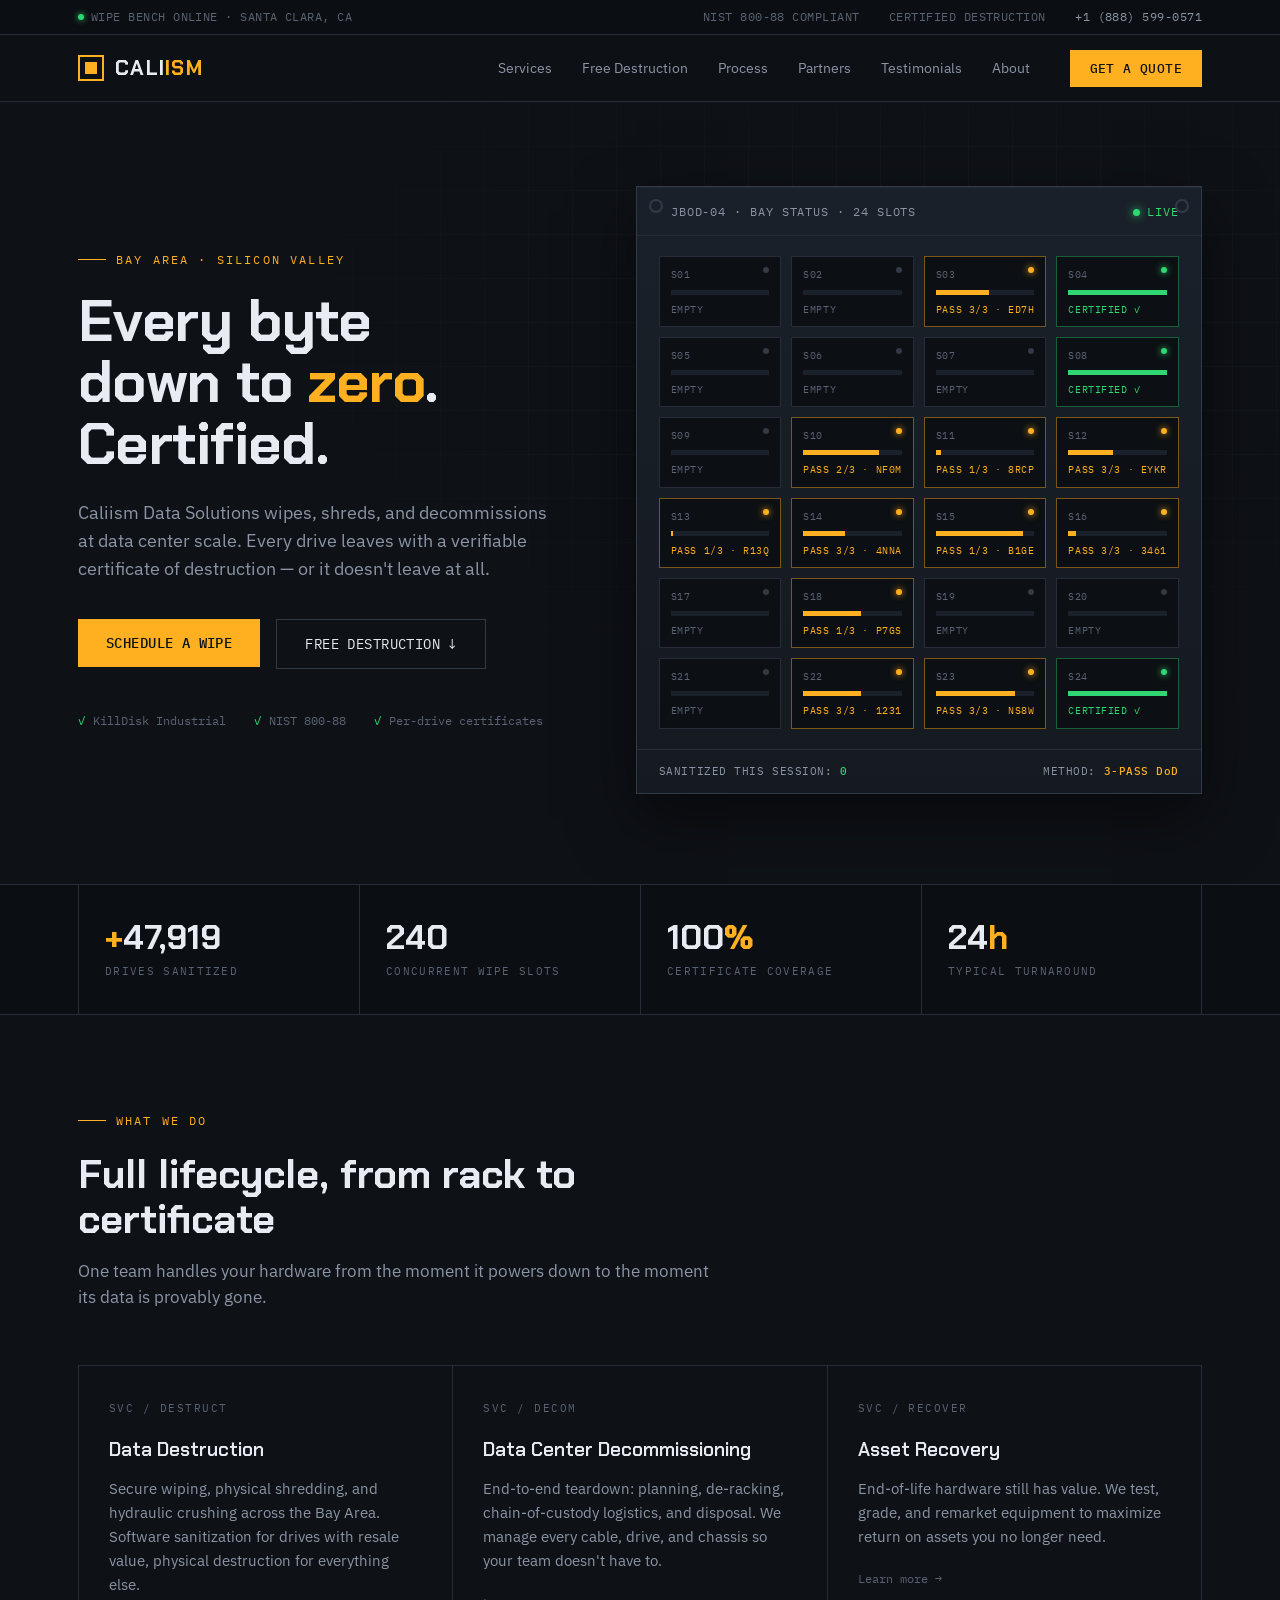
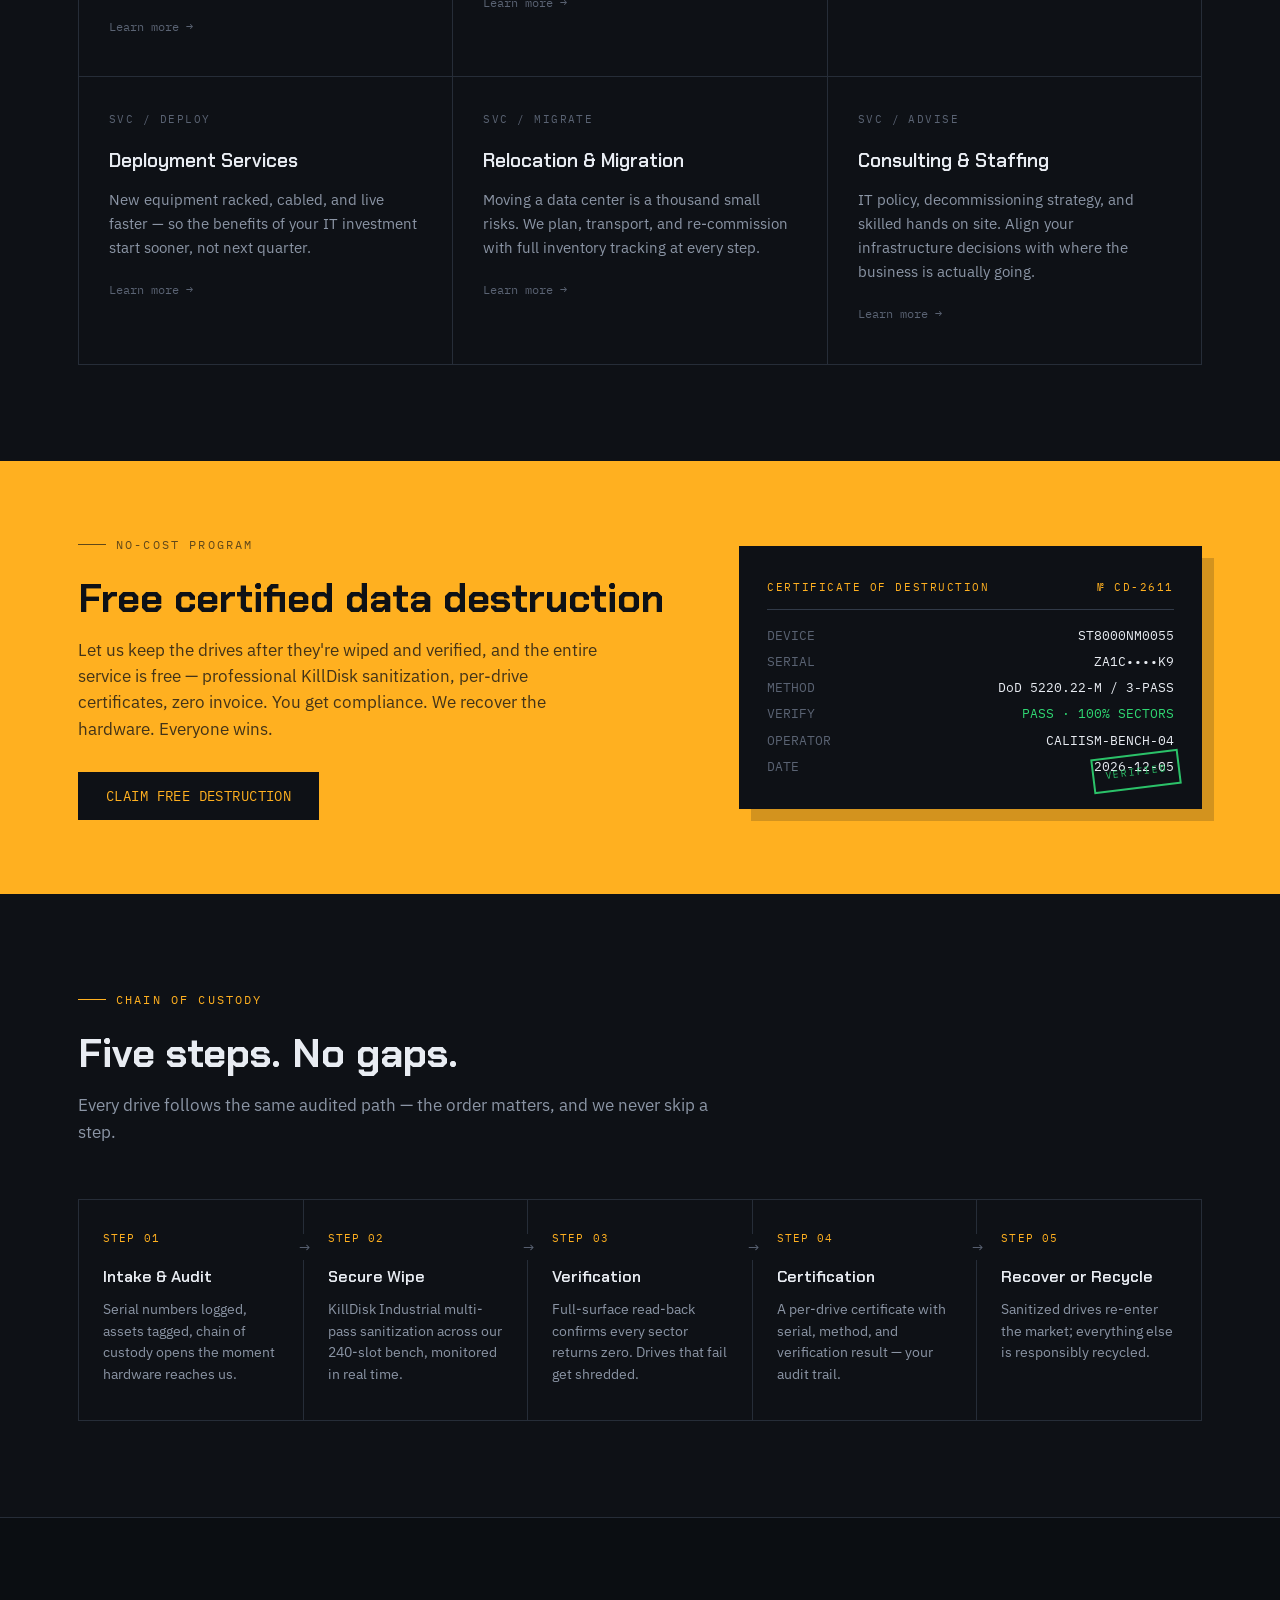
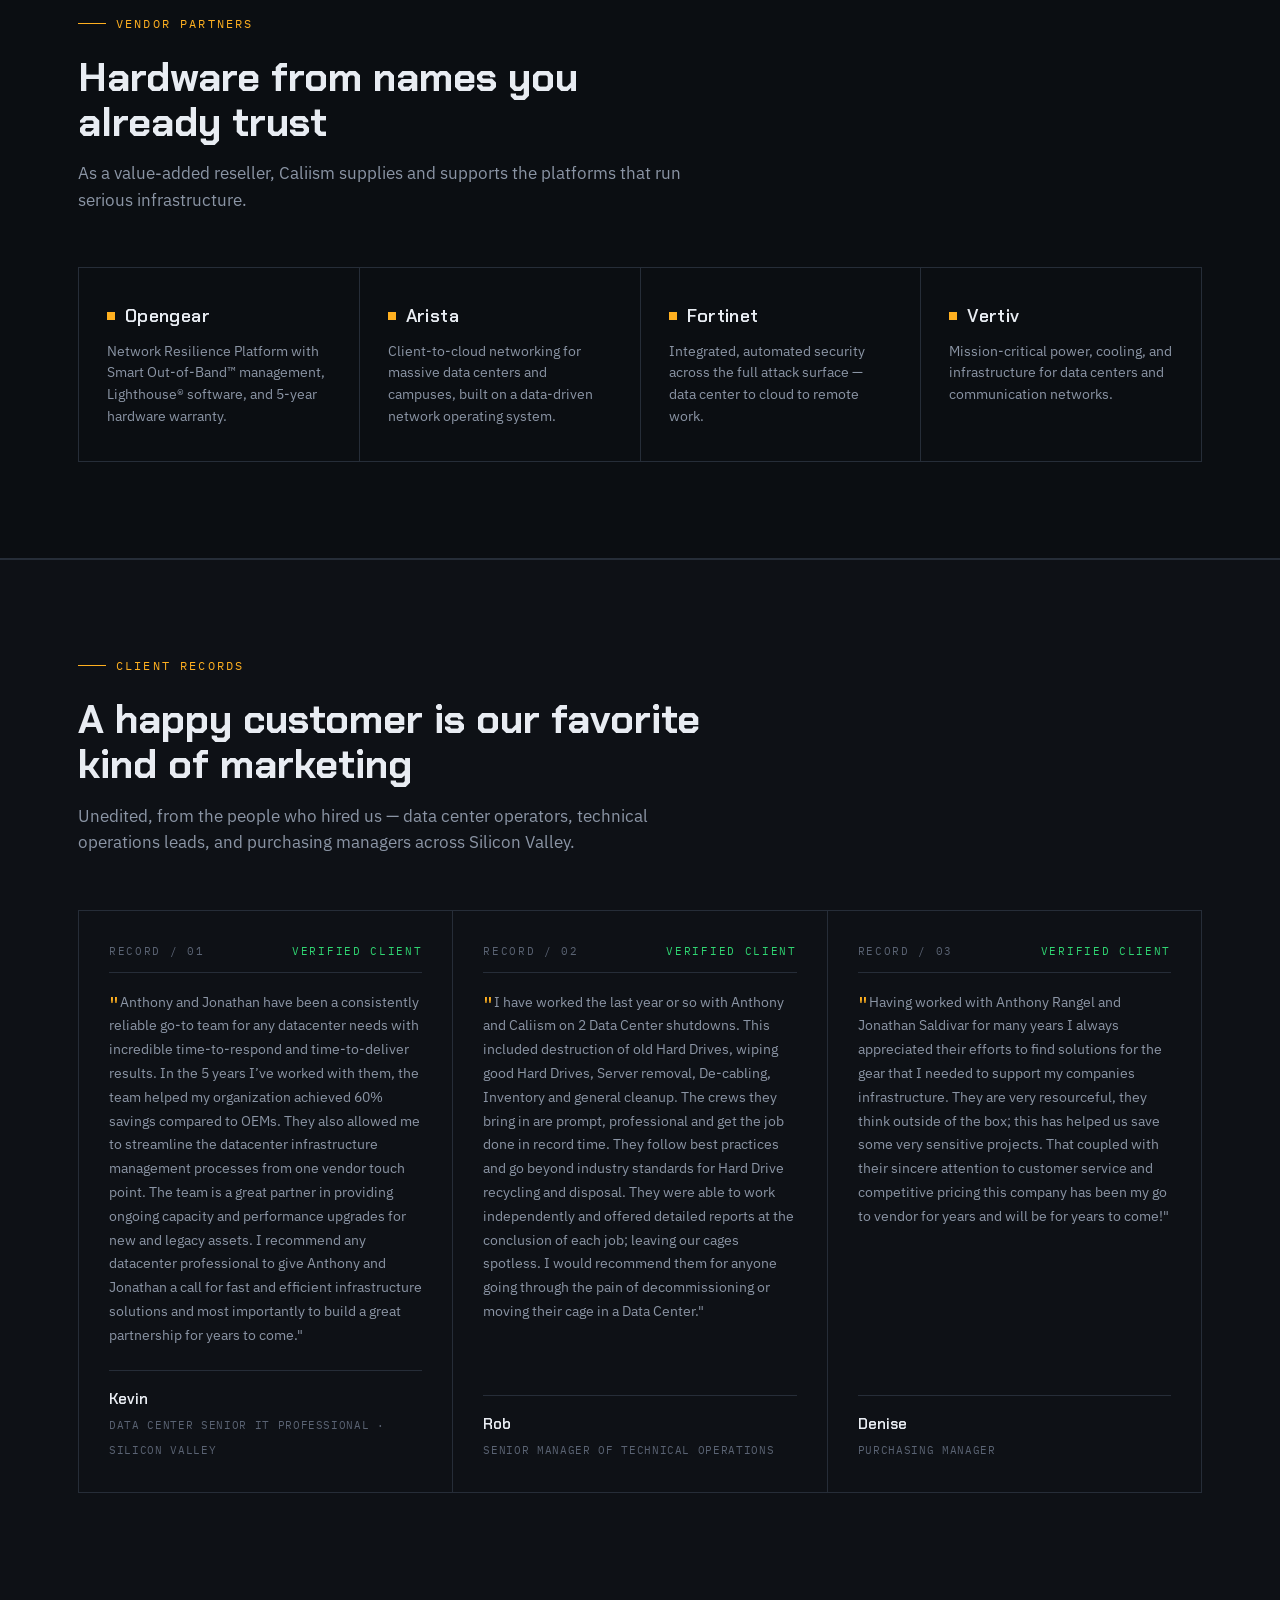
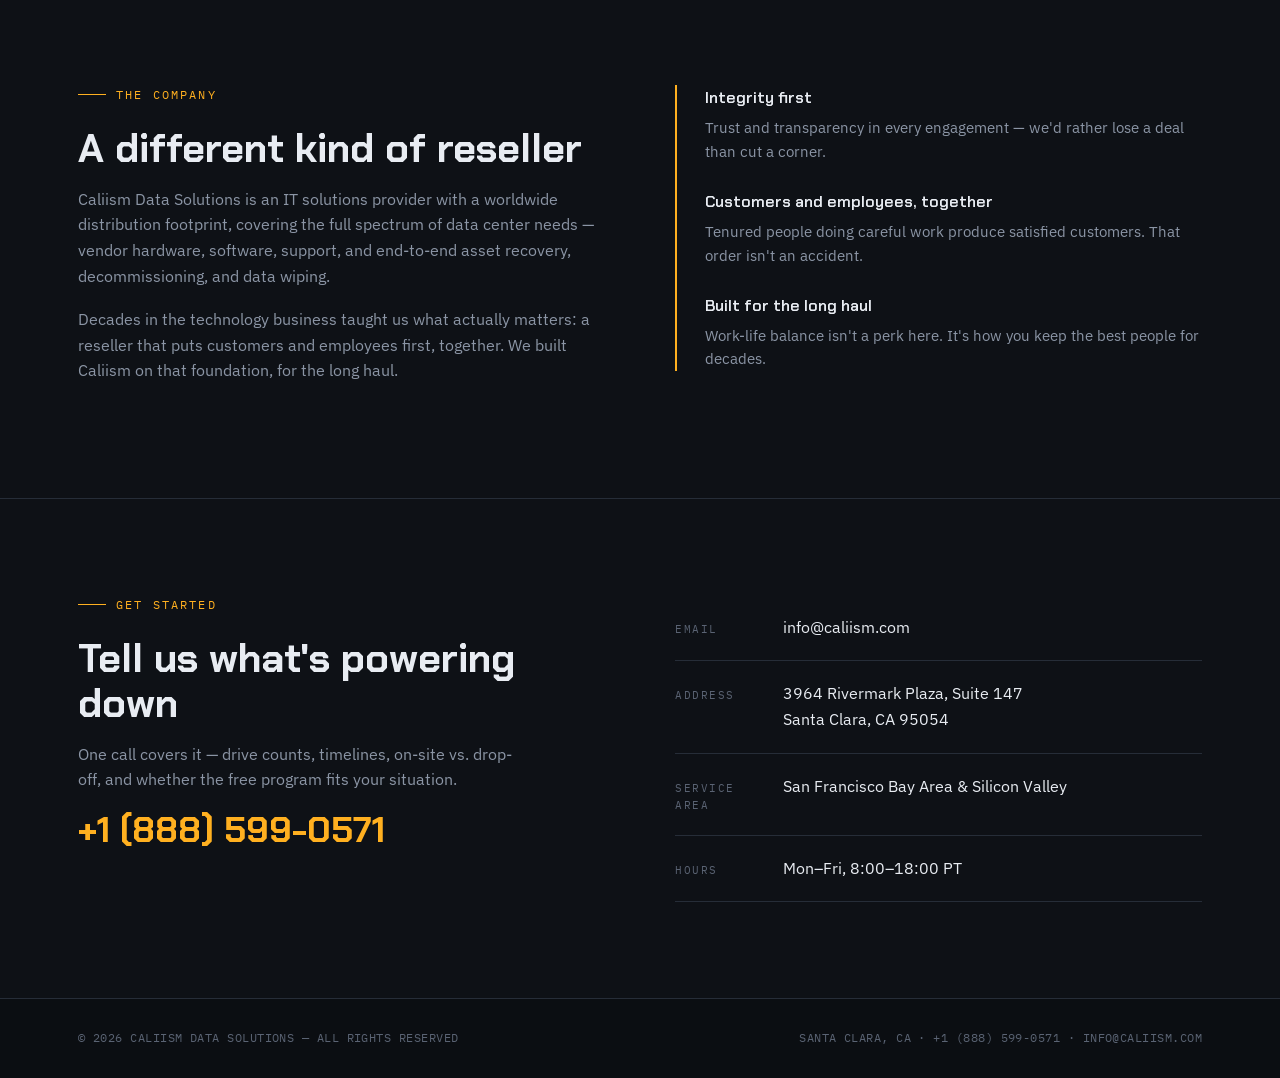
<file: index.html>
<!DOCTYPE html>
<html lang="en">
<head>
<meta charset="UTF-8">
<meta name="viewport" content="width=device-width, initial-scale=1.0">
<title>Caliism Data Solutions — Certified Data Destruction & Data Center Decommissioning</title>
<meta name="description" content="Bay Area certified data destruction, data center decommissioning, and asset recovery. NIST 800-88 compliant wiping with verifiable certificates.">
<link rel="canonical" href="https://www.caliism.com/">
<meta name="theme-color" content="#0E1116">

<link rel="icon" href="favicon.svg" type="image/svg+xml">
<link rel="icon" href="favicon-32.png" type="image/png" sizes="32x32">
<link rel="apple-touch-icon" href="apple-touch-icon.png">

<meta property="og:type" content="website">
<meta property="og:site_name" content="Caliism Data Solutions">
<meta property="og:url" content="https://www.caliism.com/">
<meta property="og:title" content="Caliism Data Solutions — Certified Data Destruction & Data Center Decommissioning">
<meta property="og:description" content="Bay Area certified data destruction, data center decommissioning, and asset recovery. NIST 800-88 compliant wiping with verifiable certificates.">
<meta property="og:image" content="https://www.caliism.com/og-image.png">
<meta property="og:image:width" content="1200">
<meta property="og:image:height" content="630">
<meta name="twitter:card" content="summary_large_image">
<meta name="twitter:title" content="Caliism Data Solutions — Certified Data Destruction & Data Center Decommissioning">
<meta name="twitter:description" content="Bay Area certified data destruction, data center decommissioning, and asset recovery. NIST 800-88 compliant wiping with verifiable certificates.">
<meta name="twitter:image" content="https://www.caliism.com/og-image.png">
<link rel="preconnect" href="https://fonts.googleapis.com">
<link rel="preconnect" href="https://fonts.gstatic.com" crossorigin>
<link href="https://fonts.googleapis.com/css2?family=Chakra+Petch:wght@500;600;700&family=IBM+Plex+Sans:wght@400;500;600&family=IBM+Plex+Mono:wght@400;500&display=swap" rel="stylesheet">
<link rel="stylesheet" href="styles.css?v=20260612b">
<script type="application/ld+json">
{
  "@context": "https://schema.org",
  "@type": "LocalBusiness",
  "@id": "https://www.caliism.com/#business",
  "name": "Caliism Data Solutions",
  "url": "https://www.caliism.com/",
  "image": "https://www.caliism.com/og-image.png",
  "logo": "https://www.caliism.com/icon-512.png",
  "description": "Certified data destruction, data center decommissioning, and IT asset recovery for the San Francisco Bay Area and Silicon Valley. NIST 800-88 compliant wiping with per-drive certificates.",
  "telephone": "+1-888-599-0571",
  "email": "info@caliism.com",
  "address": {
    "@type": "PostalAddress",
    "streetAddress": "3964 Rivermark Plaza, Suite 147",
    "addressLocality": "Santa Clara",
    "addressRegion": "CA",
    "postalCode": "95054",
    "addressCountry": "US"
  },
  "areaServed": [
    {"@type": "Place", "name": "San Francisco Bay Area"},
    {"@type": "Place", "name": "Silicon Valley"}
  ],
  "openingHoursSpecification": {
    "@type": "OpeningHoursSpecification",
    "dayOfWeek": ["Monday","Tuesday","Wednesday","Thursday","Friday"],
    "opens": "08:00",
    "closes": "18:00"
  },
  "makesOffer": [
    {"@type": "Offer", "itemOffered": {"@type": "Service", "name": "Data Destruction"}},
    {"@type": "Offer", "itemOffered": {"@type": "Service", "name": "Data Center Decommissioning"}},
    {"@type": "Offer", "itemOffered": {"@type": "Service", "name": "Asset Recovery"}},
    {"@type": "Offer", "itemOffered": {"@type": "Service", "name": "Deployment Services"}},
    {"@type": "Offer", "itemOffered": {"@type": "Service", "name": "Relocation and Migration"}},
    {"@type": "Offer", "itemOffered": {"@type": "Service", "name": "IT Consulting and Staffing"}}
  ]
}
</script>
</head>
<body>
<div class="statusbar">
  <div class="wrap">
    <div><span class="led"></span>WIPE BENCH ONLINE · SANTA CLARA, CA</div>
    <div class="right">
      <span>NIST 800-88 COMPLIANT</span>
      <span>CERTIFIED DESTRUCTION</span>
      <span><a href="tel:+18885990571">+1 (888) 599-0571</a></span>
    </div>
  </div>
</div>
<nav>
  <div class="wrap">
    <a class="logo" href="index.html"><span class="mark"></span><span>CALI<b>ISM</b></span></a>
    <div class="navlinks">
      <a href="index.html#services">Services</a>
      <a href="index.html#free">Free Destruction</a>
      <a href="index.html#process">Process</a>
      <a href="index.html#partners">Partners</a>
      <a href="index.html#testimonials">Testimonials</a>
      <a href="index.html#about">About</a>
    </div>
    <a class="nav-cta-link" href="index.html#contact"><button class="nav-cta">GET A QUOTE</button></a>
    <button class="menu-btn" id="menuBtn" aria-label="Open menu" aria-expanded="false" aria-controls="mobileMenu">
      <span></span><span></span><span></span>
    </button>
  </div>
  <div class="mobilemenu" id="mobileMenu">
    <div class="wrap">
      <a class="mm-link" href="index.html">Home</a>
      <div class="mm-group">
        <span class="mm-label">SERVICES</span>
        <a class="mm-sub" href="services/data-destruction.html">Data Destruction</a>
        <a class="mm-sub" href="services/decommissioning.html">Data Center Decommissioning</a>
        <a class="mm-sub" href="services/asset-recovery.html">Asset Recovery</a>
        <a class="mm-sub" href="services/deployment.html">Deployment Services</a>
        <a class="mm-sub" href="services/relocation.html">Relocation &amp; Migration</a>
        <a class="mm-sub" href="services/consulting.html">Consulting &amp; Staffing</a>
      </div>
      <a class="mm-link" href="index.html#free">Free Destruction</a>
      <a class="mm-link" href="index.html#process">Process</a>
      <a class="mm-link" href="index.html#partners">Partners</a>
      <a class="mm-link" href="index.html#testimonials">Testimonials</a>
      <a class="mm-link" href="index.html#about">About</a>
      <a class="mm-cta" href="index.html#contact">GET A QUOTE →</a>
      <div class="mm-foot">
        <a href="tel:+18885990571">+1 (888) 599-0571</a>
        <a href="mailto:info@caliism.com">info@caliism.com</a>
      </div>
    </div>
  </div>
</nav>

<header class="hero">
  <div class="wrap">
    <div>
      <div class="eyebrow">Bay Area · Silicon Valley</div>
      <h1>Every byte<br>down to <span class="zero" id="zeroWord">zero</span>.<br>Certified.</h1>
      <p class="sub">Caliism Data Solutions wipes, shreds, and decommissions at data center scale. Every drive leaves with a verifiable certificate of destruction — or it doesn't leave at all.</p>
      <div class="hero-ctas">
        <a href="#contact"><button class="btn btn-primary">SCHEDULE A WIPE</button></a>
        <a href="#free"><button class="btn btn-ghost">FREE DESTRUCTION ↓</button></a>
      </div>
      <div class="hero-trust">
        <span><span class="tick">✓</span> KillDisk Industrial</span>
        <span><span class="tick">✓</span> NIST 800-88</span>
        <span><span class="tick">✓</span> Per-drive certificates</span>
      </div>
    </div>

    <div class="bench" aria-label="Live drive wipe bench visualization">
      <div class="bench-head">
        <span>JBOD-04 · BAY STATUS · 24 SLOTS</span>
        <span class="live"><i></i>LIVE</span>
      </div>
      <div class="slots" id="slots"></div>
      <div class="bench-foot">
        <span>SANITIZED THIS SESSION: <b id="wipeCount">0</b></span>
        <span>METHOD: <b style="color:var(--amber)">3-PASS DoD</b></span>
      </div>
    </div>
  </div>
</header>

<div class="stats">
  <div class="wrap">
    <div class="stat"><div class="num"><em>+</em><span data-count="48000">0</span></div><div class="lbl">Drives sanitized</div></div>
    <div class="stat"><div class="num"><span data-count="240">0</span></div><div class="lbl">Concurrent wipe slots</div></div>
    <div class="stat"><div class="num"><span data-count="100">0</span><em>%</em></div><div class="lbl">Certificate coverage</div></div>
    <div class="stat"><div class="num"><span data-count="24">0</span><em>h</em></div><div class="lbl">Typical turnaround</div></div>
  </div>
</div>

<section id="services">
  <div class="wrap">
    <div class="sec-head reveal">
      <div class="eyebrow">What we do</div>
      <h2>Full lifecycle, from rack to certificate</h2>
      <p>One team handles your hardware from the moment it powers down to the moment its data is provably gone.</p>
    </div>
    <div class="svc-grid">
      <a class="svc reveal" href="services/data-destruction.html"><span class="tag">SVC / DESTRUCT</span><h3>Data Destruction</h3><p>Secure wiping, physical shredding, and hydraulic crushing across the Bay Area. Software sanitization for drives with resale value, physical destruction for everything else.</p><span class="more">Learn more →</span></a>
      <a class="svc reveal" href="services/decommissioning.html"><span class="tag">SVC / DECOM</span><h3>Data Center Decommissioning</h3><p>End-to-end teardown: planning, de-racking, chain-of-custody logistics, and disposal. We manage every cable, drive, and chassis so your team doesn't have to.</p><span class="more">Learn more →</span></a>
      <a class="svc reveal" href="services/asset-recovery.html"><span class="tag">SVC / RECOVER</span><h3>Asset Recovery</h3><p>End-of-life hardware still has value. We test, grade, and remarket equipment to maximize return on assets you no longer need.</p><span class="more">Learn more →</span></a>
      <a class="svc reveal" href="services/deployment.html"><span class="tag">SVC / DEPLOY</span><h3>Deployment Services</h3><p>New equipment racked, cabled, and live faster — so the benefits of your IT investment start sooner, not next quarter.</p><span class="more">Learn more →</span></a>
      <a class="svc reveal" href="services/relocation.html"><span class="tag">SVC / MIGRATE</span><h3>Relocation & Migration</h3><p>Moving a data center is a thousand small risks. We plan, transport, and re-commission with full inventory tracking at every step.</p><span class="more">Learn more →</span></a>
      <a class="svc reveal" href="services/consulting.html"><span class="tag">SVC / ADVISE</span><h3>Consulting & Staffing</h3><p>IT policy, decommissioning strategy, and skilled hands on site. Align your infrastructure decisions with where the business is actually going.</p><span class="more">Learn more →</span></a>
    </div>
  </div>
</section>

<section class="offer" id="free">
  <div class="wrap">
    <div class="reveal">
      <div class="eyebrow">No-cost program</div>
      <h2>Free certified data destruction</h2>
      <p>Let us keep the drives after they're wiped and verified, and the entire service is free — professional KillDisk sanitization, per-drive certificates, zero invoice. You get compliance. We recover the hardware. Everyone wins.</p>
      <a href="#contact"><button class="btn btn-dark">CLAIM FREE DESTRUCTION</button></a>
    </div>
    <div class="cert reveal" aria-label="Sample certificate of destruction">
      <div class="ch"><span>CERTIFICATE OF DESTRUCTION</span><span>№ CD-2611</span></div>
      <div class="row"><span>DEVICE</span><span>ST8000NM0055</span></div>
      <div class="row"><span>SERIAL</span><span>ZA1C••••K9</span></div>
      <div class="row"><span>METHOD</span><span>DoD 5220.22-M / 3-PASS</span></div>
      <div class="row"><span>VERIFY</span><span class="ok">PASS · 100% SECTORS</span></div>
      <div class="row"><span>OPERATOR</span><span>CALIISM-BENCH-04</span></div>
      <div class="row"><span>DATE</span><span id="certDate">—</span></div>
      <div class="stamp">VERIFIED</div>
    </div>
  </div>
</section>

<section id="process">
  <div class="wrap">
    <div class="sec-head reveal">
      <div class="eyebrow">Chain of custody</div>
      <h2>Five steps. No gaps.</h2>
      <p>Every drive follows the same audited path — the order matters, and we never skip a step.</p>
    </div>
    <div class="proc-row reveal">
      <div class="step"><span class="n">STEP 01</span><h4>Intake & Audit</h4><p>Serial numbers logged, assets tagged, chain of custody opens the moment hardware reaches us.</p></div>
      <div class="step"><span class="n">STEP 02</span><h4>Secure Wipe</h4><p>KillDisk Industrial multi-pass sanitization across our 240-slot bench, monitored in real time.</p></div>
      <div class="step"><span class="n">STEP 03</span><h4>Verification</h4><p>Full-surface read-back confirms every sector returns zero. Drives that fail get shredded.</p></div>
      <div class="step"><span class="n">STEP 04</span><h4>Certification</h4><p>A per-drive certificate with serial, method, and verification result — your audit trail.</p></div>
      <div class="step"><span class="n">STEP 05</span><h4>Recover or Recycle</h4><p>Sanitized drives re-enter the market; everything else is responsibly recycled.</p></div>
    </div>
  </div>
</section>

<section class="partners" id="partners">
  <div class="wrap">
    <div class="sec-head reveal">
      <div class="eyebrow">Vendor partners</div>
      <h2>Hardware from names you already trust</h2>
      <p>As a value-added reseller, Caliism supplies and supports the platforms that run serious infrastructure.</p>
    </div>
    <div class="pt-grid">
      <div class="pt reveal"><div class="nm"><i></i>Opengear</div><p>Network Resilience Platform with Smart Out-of-Band™ management, Lighthouse® software, and 5-year hardware warranty.</p></div>
      <div class="pt reveal"><div class="nm"><i></i>Arista</div><p>Client-to-cloud networking for massive data centers and campuses, built on a data-driven network operating system.</p></div>
      <div class="pt reveal"><div class="nm"><i></i>Fortinet</div><p>Integrated, automated security across the full attack surface — data center to cloud to remote work.</p></div>
      <div class="pt reveal"><div class="nm"><i></i>Vertiv</div><p>Mission-critical power, cooling, and infrastructure for data centers and communication networks.</p></div>
    </div>
  </div>
</section>

<section class="testimonials" id="testimonials">
  <div class="wrap">
    <div class="sec-head reveal">
      <div class="eyebrow">Client records</div>
      <h2>A happy customer is our favorite kind of marketing</h2>
      <p>Unedited, from the people who hired us — data center operators, technical operations leads, and purchasing managers across Silicon Valley.</p>
    </div>
    <div class="tm-grid">
      <div class="tm reveal">
        <div class="th"><span>RECORD / 01</span><span class="ok">VERIFIED CLIENT</span></div>
        <blockquote>Anthony and Jonathan have been a consistently reliable go-to team for any datacenter needs with incredible time-to-respond and time-to-deliver results. In the 5 years I&rsquo;ve worked with them, the team helped my organization achieved 60% savings compared to OEMs. They also allowed me to streamline the datacenter infrastructure management processes from one vendor touch point. The team is a great partner in providing ongoing capacity and performance upgrades for new and legacy assets. I recommend any datacenter professional to give Anthony and Jonathan a call for fast and efficient infrastructure solutions and most importantly to build a great partnership for years to come.</blockquote>
        <div class="who"><b>Kevin</b><span>DATA CENTER SENIOR IT PROFESSIONAL · SILICON VALLEY</span></div>
      </div>
      <div class="tm reveal">
        <div class="th"><span>RECORD / 02</span><span class="ok">VERIFIED CLIENT</span></div>
        <blockquote>I have worked the last year or so with Anthony and Caliism on 2 Data Center shutdowns. This included destruction of old Hard Drives, wiping good Hard Drives, Server removal, De-cabling, Inventory and general cleanup. The crews they bring in are prompt, professional and get the job done in record time. They follow best practices and go beyond industry standards for Hard Drive recycling and disposal. They were able to work independently and offered detailed reports at the conclusion of each job; leaving our cages spotless. I would recommend them for anyone going through the pain of decommissioning or moving their cage in a Data Center.</blockquote>
        <div class="who"><b>Rob</b><span>SENIOR MANAGER OF TECHNICAL OPERATIONS</span></div>
      </div>
      <div class="tm reveal">
        <div class="th"><span>RECORD / 03</span><span class="ok">VERIFIED CLIENT</span></div>
        <blockquote>Having worked with Anthony Rangel and Jonathan Saldivar for many years I always appreciated their efforts to find solutions for the gear that I needed to support my companies infrastructure. They are very resourceful, they think outside of the box; this has helped us save some very sensitive projects. That coupled with their sincere attention to customer service and competitive pricing this company has been my go to vendor for years and will be for years to come!</blockquote>
        <div class="who"><b>Denise</b><span>PURCHASING MANAGER</span></div>
      </div>
    </div>
  </div>
</section>

<section class="about" id="about">
  <div class="wrap">
    <div class="reveal">
      <div class="eyebrow">The company</div>
      <h2>A different kind of reseller</h2>
      <p>Caliism Data Solutions is an IT solutions provider with a worldwide distribution footprint, covering the full spectrum of data center needs — vendor hardware, software, support, and end-to-end asset recovery, decommissioning, and data wiping.</p>
      <p>Decades in the technology business taught us what actually matters: a reseller that puts customers and employees first, together. We built Caliism on that foundation, for the long haul.</p>
    </div>
    <div class="vals reveal">
      <div><h5>Integrity first</h5><p>Trust and transparency in every engagement — we'd rather lose a deal than cut a corner.</p></div>
      <div><h5>Customers and employees, together</h5><p>Tenured people doing careful work produce satisfied customers. That order isn't an accident.</p></div>
      <div><h5>Built for the long haul</h5><p>Work-life balance isn't a perk here. It's how you keep the best people for decades.</p></div>
    </div>
  </div>
</section>

<section class="contact" id="contact">
  <div class="wrap">
    <div class="reveal">
      <div class="eyebrow">Get started</div>
      <h2>Tell us what's powering down</h2>
      <p style="color:var(--dim);max-width:440px">One call covers it — drive counts, timelines, on-site vs. drop-off, and whether the free program fits your situation.</p>
      <a class="bigphone" href="tel:+18885990571">+1 (888) 599-0571</a>
    </div>
    <div class="reveal">
      <div class="c-line"><span class="k">Email</span><span class="v"><a href="mailto:info@caliism.com">info@caliism.com</a></span></div>
      <div class="c-line"><span class="k">Address</span><span class="v">3964 Rivermark Plaza, Suite 147<br>Santa Clara, CA 95054</span></div>
      <div class="c-line"><span class="k">Service area</span><span class="v">San Francisco Bay Area & Silicon Valley</span></div>
      <div class="c-line"><span class="k">Hours</span><span class="v">Mon–Fri, 8:00–18:00 PT</span></div>
    </div>
  </div>
</section>

<footer>
  <div class="wrap">
    <span>© 2026 CALIISM DATA SOLUTIONS — ALL RIGHTS RESERVED</span>
    <span>SANTA CLARA, CA · <a href="tel:+18885990571">+1 (888) 599-0571</a> · <a href="mailto:info@caliism.com">INFO@CALIISM.COM</a></span>
  </div>
</footer>
<script src="main.js?v=20260612b"></script>
</body>
</html>
</file>
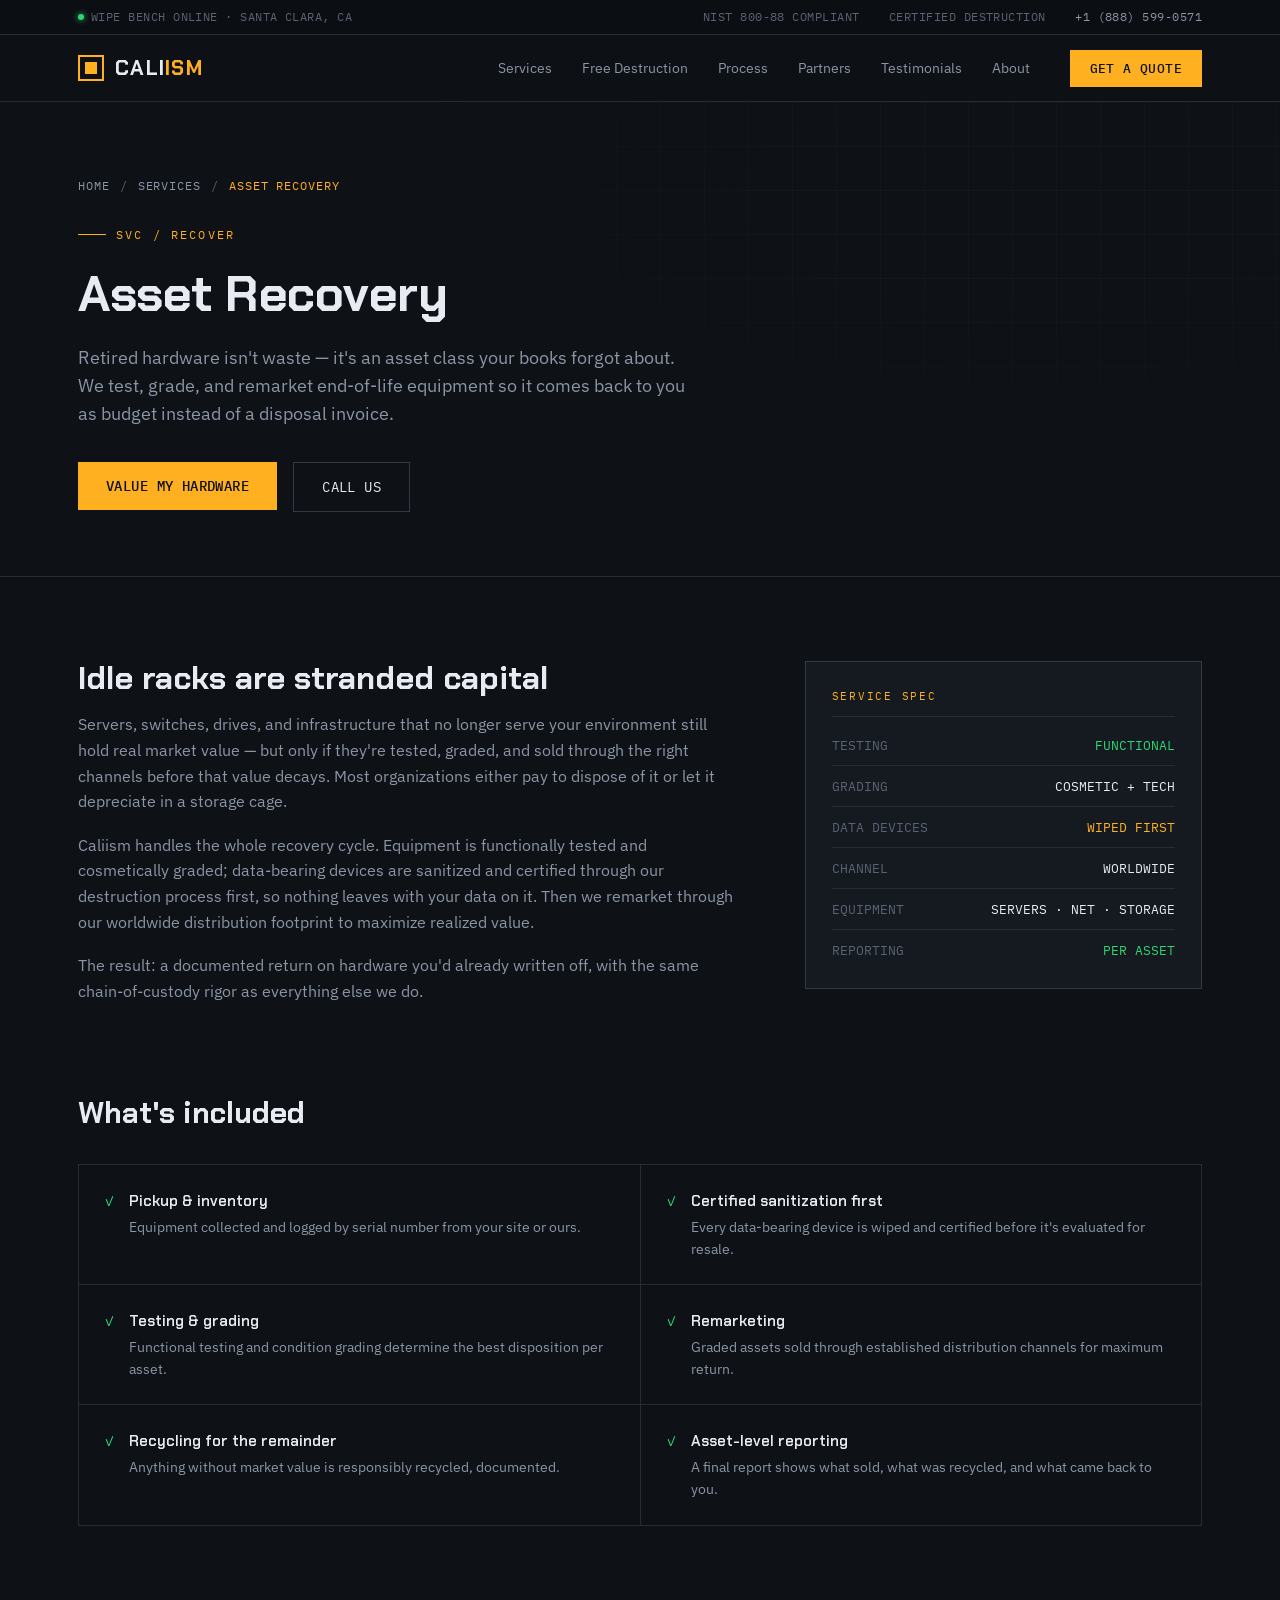
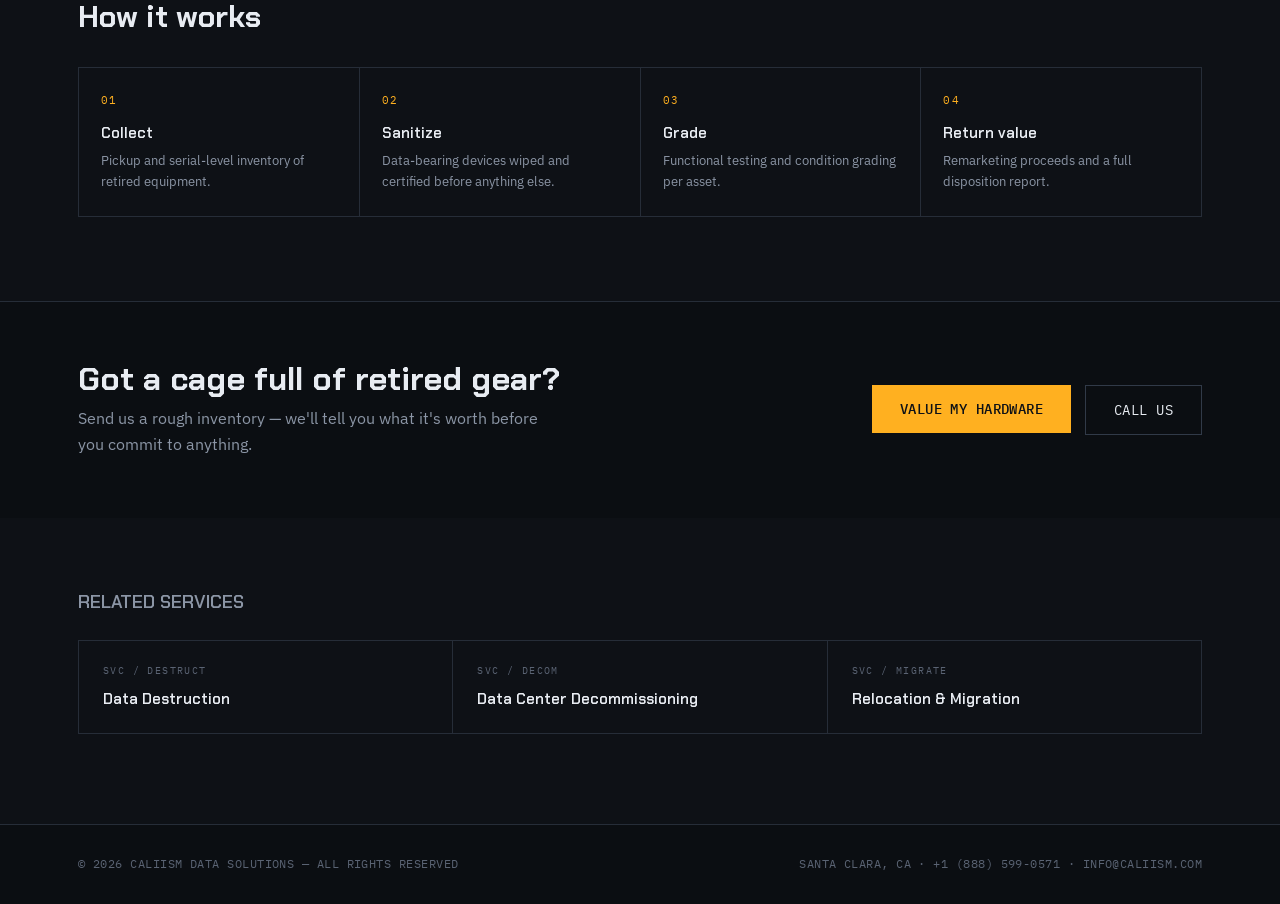
<file: services/asset-recovery.html>
<!DOCTYPE html>
<html lang="en">
<head>
<meta charset="UTF-8">
<meta name="viewport" content="width=device-width, initial-scale=1.0">
<title>Asset Recovery — Caliism Data Solutions</title>
<meta name="description" content="IT asset recovery in the Bay Area: testing, grading, and remarketing of retired hardware — with certified data sanitization first.">
<link rel="canonical" href="https://www.caliism.com/services/asset-recovery.html">
<meta name="theme-color" content="#0E1116">

<link rel="icon" href="../favicon.svg" type="image/svg+xml">
<link rel="icon" href="../favicon-32.png" type="image/png" sizes="32x32">
<link rel="apple-touch-icon" href="../apple-touch-icon.png">

<meta property="og:type" content="website">
<meta property="og:site_name" content="Caliism Data Solutions">
<meta property="og:url" content="https://www.caliism.com/services/asset-recovery.html">
<meta property="og:title" content="Asset Recovery — Caliism Data Solutions">
<meta property="og:description" content="IT asset recovery in the Bay Area: testing, grading, and remarketing of retired hardware — with certified data sanitization first.">
<meta property="og:image" content="https://www.caliism.com/og-image.png">
<meta property="og:image:width" content="1200">
<meta property="og:image:height" content="630">
<meta name="twitter:card" content="summary_large_image">
<meta name="twitter:title" content="Asset Recovery — Caliism Data Solutions">
<meta name="twitter:description" content="IT asset recovery in the Bay Area: testing, grading, and remarketing of retired hardware — with certified data sanitization first.">
<meta name="twitter:image" content="https://www.caliism.com/og-image.png">
<link rel="preconnect" href="https://fonts.googleapis.com">
<link rel="preconnect" href="https://fonts.gstatic.com" crossorigin>
<link href="https://fonts.googleapis.com/css2?family=Chakra+Petch:wght@500;600;700&family=IBM+Plex+Sans:wght@400;500;600&family=IBM+Plex+Mono:wght@400;500&display=swap" rel="stylesheet">
<link rel="stylesheet" href="../styles.css?v=20260612b">
<script type="application/ld+json">
{
  "@context": "https://schema.org",
  "@graph": [
    {
      "@type": "Service",
      "name": "Asset Recovery",
      "url": "https://www.caliism.com/services/asset-recovery.html",
      "description": "IT asset recovery in the Bay Area: testing, grading, and remarketing of retired hardware — with certified data sanitization first.",
      "provider": {"@id": "https://www.caliism.com/#business"},
      "areaServed": [
        {"@type": "Place", "name": "San Francisco Bay Area"},
        {"@type": "Place", "name": "Silicon Valley"}
      ]
    },
    {
      "@type": "BreadcrumbList",
      "itemListElement": [
        {"@type": "ListItem", "position": 1, "name": "Home", "item": "https://www.caliism.com/"},
        {"@type": "ListItem", "position": 2, "name": "Services", "item": "https://www.caliism.com/#services"},
        {"@type": "ListItem", "position": 3, "name": "Asset Recovery", "item": "https://www.caliism.com/services/asset-recovery.html"}
      ]
    }
  ]
}
</script>
</head>
<body>
<div class="statusbar">
  <div class="wrap">
    <div><span class="led"></span>WIPE BENCH ONLINE · SANTA CLARA, CA</div>
    <div class="right">
      <span>NIST 800-88 COMPLIANT</span>
      <span>CERTIFIED DESTRUCTION</span>
      <span><a href="tel:+18885990571">+1 (888) 599-0571</a></span>
    </div>
  </div>
</div>
<nav>
  <div class="wrap">
    <a class="logo" href="../index.html"><span class="mark"></span><span>CALI<b>ISM</b></span></a>
    <div class="navlinks">
      <a href="../index.html#services">Services</a>
      <a href="../index.html#free">Free Destruction</a>
      <a href="../index.html#process">Process</a>
      <a href="../index.html#partners">Partners</a>
      <a href="../index.html#testimonials">Testimonials</a>
      <a href="../index.html#about">About</a>
    </div>
    <a class="nav-cta-link" href="../index.html#contact"><button class="nav-cta">GET A QUOTE</button></a>
    <button class="menu-btn" id="menuBtn" aria-label="Open menu" aria-expanded="false" aria-controls="mobileMenu">
      <span></span><span></span><span></span>
    </button>
  </div>
  <div class="mobilemenu" id="mobileMenu">
    <div class="wrap">
      <a class="mm-link" href="../index.html">Home</a>
      <div class="mm-group">
        <span class="mm-label">SERVICES</span>
        <a class="mm-sub" href="../services/data-destruction.html">Data Destruction</a>
        <a class="mm-sub" href="../services/decommissioning.html">Data Center Decommissioning</a>
        <a class="mm-sub" href="../services/asset-recovery.html">Asset Recovery</a>
        <a class="mm-sub" href="../services/deployment.html">Deployment Services</a>
        <a class="mm-sub" href="../services/relocation.html">Relocation &amp; Migration</a>
        <a class="mm-sub" href="../services/consulting.html">Consulting &amp; Staffing</a>
      </div>
      <a class="mm-link" href="../index.html#free">Free Destruction</a>
      <a class="mm-link" href="../index.html#process">Process</a>
      <a class="mm-link" href="../index.html#partners">Partners</a>
      <a class="mm-link" href="../index.html#testimonials">Testimonials</a>
      <a class="mm-link" href="../index.html#about">About</a>
      <a class="mm-cta" href="../index.html#contact">GET A QUOTE →</a>
      <div class="mm-foot">
        <a href="tel:+18885990571">+1 (888) 599-0571</a>
        <a href="mailto:info@caliism.com">info@caliism.com</a>
      </div>
    </div>
  </div>
</nav>

<header class="sp-hero">
  <div class="wrap">
    <div class="crumb"><a href="../index.html">HOME</a> / <a href="../index.html#services">SERVICES</a> / <span class="here">ASSET RECOVERY</span></div>
    <div class="eyebrow">SVC / RECOVER</div>
    <h1>Asset Recovery</h1>
    <p class="lede">Retired hardware isn't waste — it's an asset class your books forgot about. We test, grade, and remarket end-of-life equipment so it comes back to you as budget instead of a disposal invoice.</p>
    <div class="hero-ctas">
      <a href="../index.html#contact"><button class="btn btn-primary">VALUE MY HARDWARE</button></a>
      <a href="tel:+18885990571"><button class="btn btn-ghost">CALL US</button></a>
    </div>
  </div>
</header>

<div class="sp-body">
  <div class="wrap">
    <div class="sp-cols">
      <div class="prose">
        <h2>Idle racks are stranded capital</h2>
        <p>Servers, switches, drives, and infrastructure that no longer serve your environment still hold real market value — but only if they're tested, graded, and sold through the right channels before that value decays. Most organizations either pay to dispose of it or let it depreciate in a storage cage.</p>
        <p>Caliism handles the whole recovery cycle. Equipment is functionally tested and cosmetically graded; data-bearing devices are sanitized and certified through our destruction process first, so nothing leaves with your data on it. Then we remarket through our worldwide distribution footprint to maximize realized value.</p>
        <p>The result: a documented return on hardware you'd already written off, with the same chain-of-custody rigor as everything else we do.</p>
      </div>
      <aside class="specpanel">
        <div class="sh">SERVICE SPEC</div>
        <div class="sr"><span>TESTING</span><span class="g">FUNCTIONAL</span></div>
        <div class="sr"><span>GRADING</span><span class="">COSMETIC + TECH</span></div>
        <div class="sr"><span>DATA DEVICES</span><span class="a">WIPED FIRST</span></div>
        <div class="sr"><span>CHANNEL</span><span class="">WORLDWIDE</span></div>
        <div class="sr"><span>EQUIPMENT</span><span class="">SERVERS · NET · STORAGE</span></div>
        <div class="sr"><span>REPORTING</span><span class="g">PER ASSET</span></div>
      </aside>
    </div>

    <div class="inc-head">
      <h2>What's included</h2>
    </div>
    <div class="inc-grid">
      <div class="inc"><span class="tk">✓</span><div><h5>Pickup & inventory</h5><p>Equipment collected and logged by serial number from your site or ours.</p></div></div>
      <div class="inc"><span class="tk">✓</span><div><h5>Certified sanitization first</h5><p>Every data-bearing device is wiped and certified before it's evaluated for resale.</p></div></div>
      <div class="inc"><span class="tk">✓</span><div><h5>Testing & grading</h5><p>Functional testing and condition grading determine the best disposition per asset.</p></div></div>
      <div class="inc"><span class="tk">✓</span><div><h5>Remarketing</h5><p>Graded assets sold through established distribution channels for maximum return.</p></div></div>
      <div class="inc"><span class="tk">✓</span><div><h5>Recycling for the remainder</h5><p>Anything without market value is responsibly recycled, documented.</p></div></div>
      <div class="inc"><span class="tk">✓</span><div><h5>Asset-level reporting</h5><p>A final report shows what sold, what was recycled, and what came back to you.</p></div></div>
    </div>

    <div class="inc-head">
      <h2>How it works</h2>
    </div>
    <div class="mini-steps">
      <div class="ms"><span class="n">01</span><h5>Collect</h5><p>Pickup and serial-level inventory of retired equipment.</p></div>
      <div class="ms"><span class="n">02</span><h5>Sanitize</h5><p>Data-bearing devices wiped and certified before anything else.</p></div>
      <div class="ms"><span class="n">03</span><h5>Grade</h5><p>Functional testing and condition grading per asset.</p></div>
      <div class="ms"><span class="n">04</span><h5>Return value</h5><p>Remarketing proceeds and a full disposition report.</p></div>
    </div>
  </div>
</div>

<div class="sp-cta">
  <div class="wrap">
    <div><h2>Got a cage full of retired gear?</h2><p>Send us a rough inventory — we'll tell you what it's worth before you commit to anything.</p></div>
    <div class="btns">
      <a href="../index.html#contact"><button class="btn btn-primary">VALUE MY HARDWARE</button></a>
      <a href="tel:+18885990571"><button class="btn btn-ghost">CALL US</button></a>
    </div>
  </div>
</div>

<div class="sp-related">
  <div class="wrap">
    <h3>RELATED SERVICES</h3>
    <div class="rel-row">
      <a class="rel" href="data-destruction.html"><span class="tag">SVC / DESTRUCT</span><h6>Data Destruction</h6></a>
      <a class="rel" href="decommissioning.html"><span class="tag">SVC / DECOM</span><h6>Data Center Decommissioning</h6></a>
      <a class="rel" href="relocation.html"><span class="tag">SVC / MIGRATE</span><h6>Relocation & Migration</h6></a>
    </div>
  </div>
</div>

<footer>
  <div class="wrap">
    <span>© 2026 CALIISM DATA SOLUTIONS — ALL RIGHTS RESERVED</span>
    <span>SANTA CLARA, CA · <a href="tel:+18885990571">+1 (888) 599-0571</a> · <a href="mailto:info@caliism.com">INFO@CALIISM.COM</a></span>
  </div>
</footer>
<script src="../main.js?v=20260612b"></script>
</body>
</html>
</file>
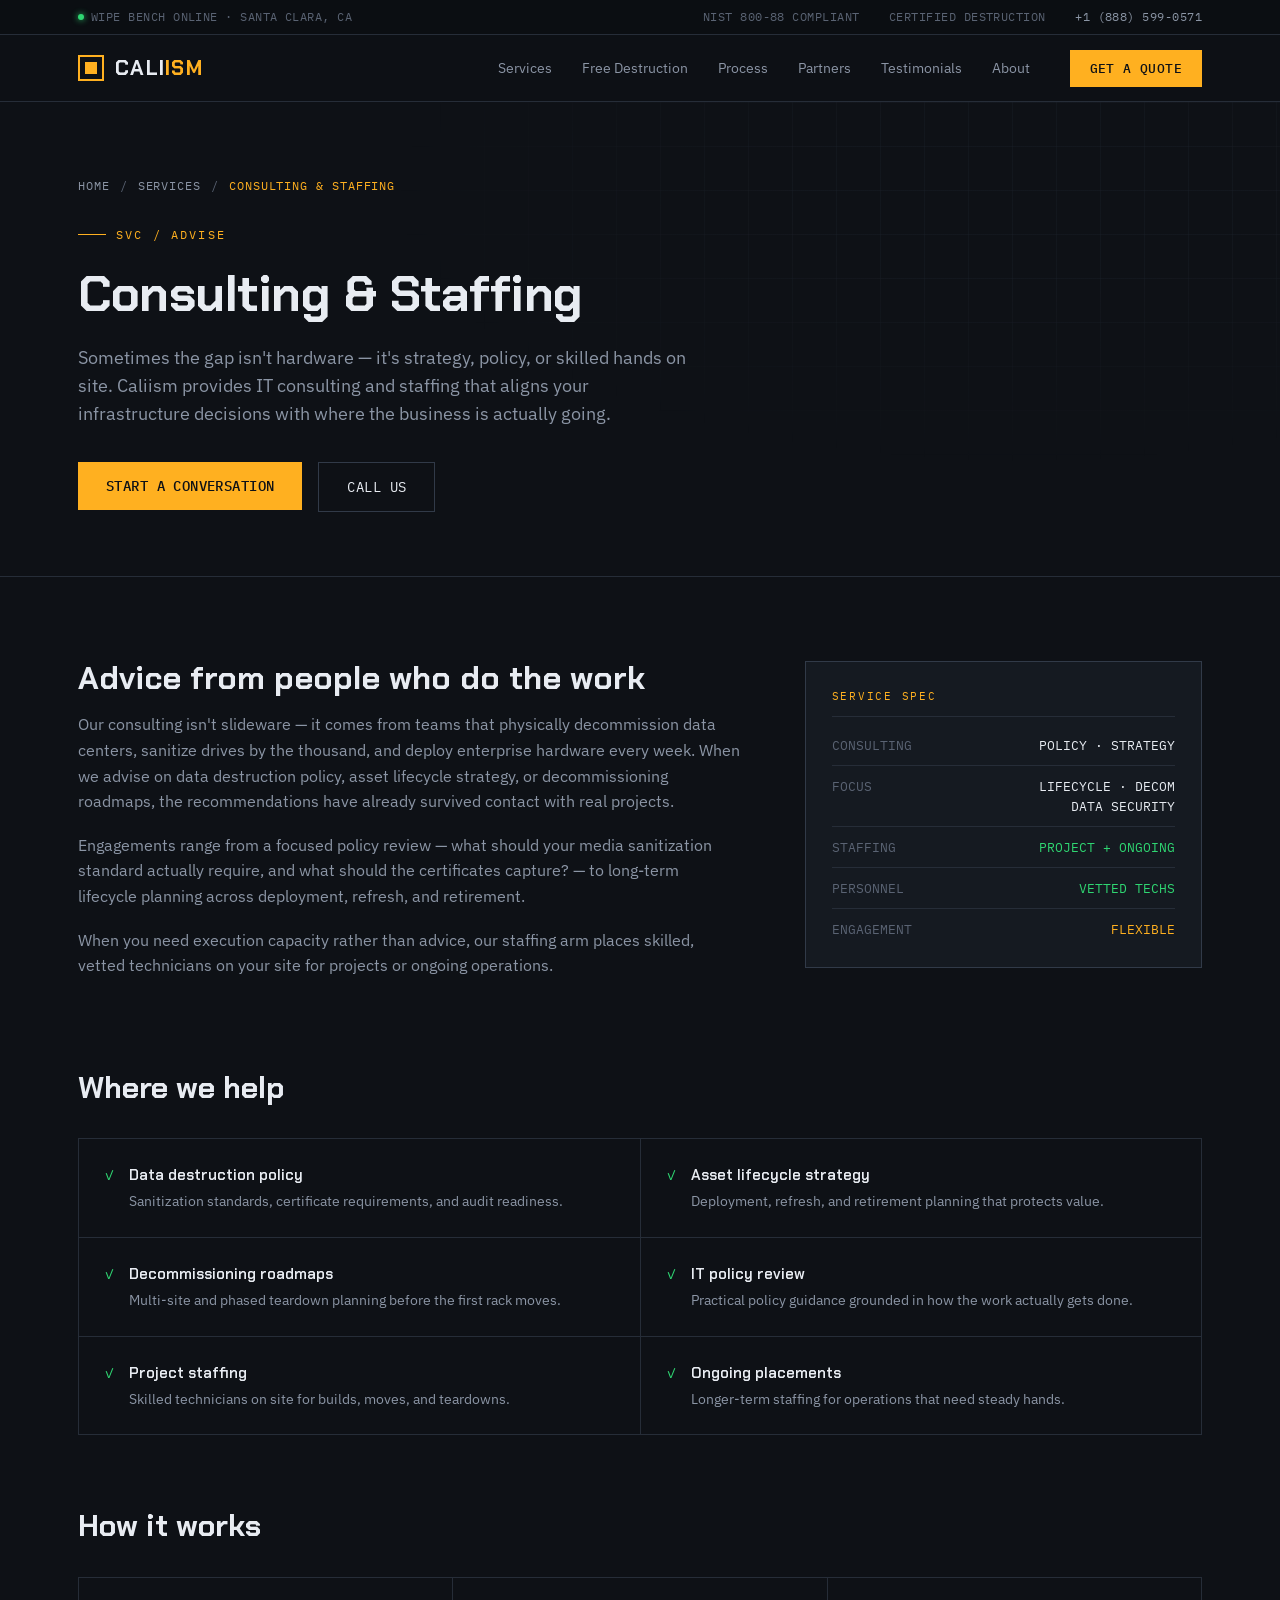
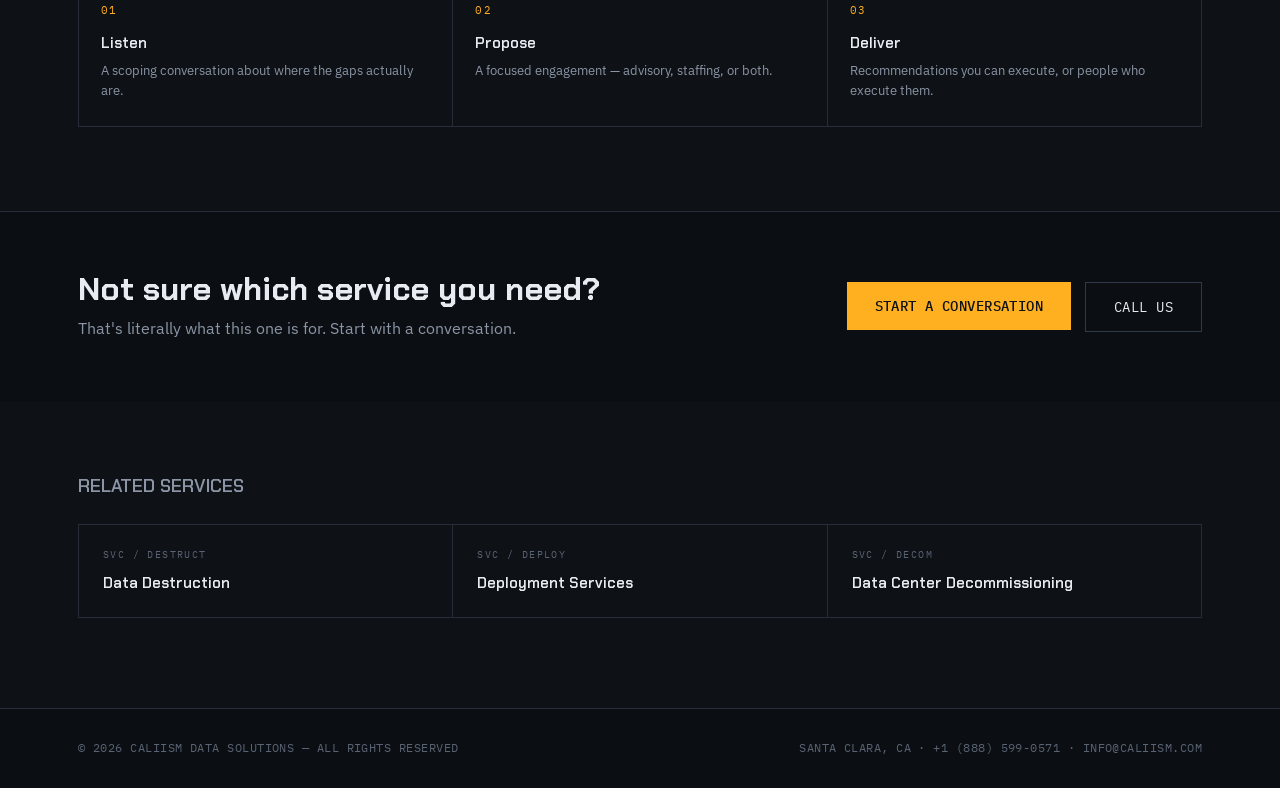
<file: services/consulting.html>
<!DOCTYPE html>
<html lang="en">
<head>
<meta charset="UTF-8">
<meta name="viewport" content="width=device-width, initial-scale=1.0">
<title>Consulting & Staffing — Caliism Data Solutions</title>
<meta name="description" content="IT consulting and staffing in the Bay Area: data destruction policy, asset lifecycle strategy, decommissioning roadmaps, and skilled on-site technicians.">
<link rel="canonical" href="https://www.caliism.com/services/consulting.html">
<meta name="theme-color" content="#0E1116">

<link rel="icon" href="../favicon.svg" type="image/svg+xml">
<link rel="icon" href="../favicon-32.png" type="image/png" sizes="32x32">
<link rel="apple-touch-icon" href="../apple-touch-icon.png">

<meta property="og:type" content="website">
<meta property="og:site_name" content="Caliism Data Solutions">
<meta property="og:url" content="https://www.caliism.com/services/consulting.html">
<meta property="og:title" content="Consulting & Staffing — Caliism Data Solutions">
<meta property="og:description" content="IT consulting and staffing in the Bay Area: data destruction policy, asset lifecycle strategy, decommissioning roadmaps, and skilled on-site technicians.">
<meta property="og:image" content="https://www.caliism.com/og-image.png">
<meta property="og:image:width" content="1200">
<meta property="og:image:height" content="630">
<meta name="twitter:card" content="summary_large_image">
<meta name="twitter:title" content="Consulting & Staffing — Caliism Data Solutions">
<meta name="twitter:description" content="IT consulting and staffing in the Bay Area: data destruction policy, asset lifecycle strategy, decommissioning roadmaps, and skilled on-site technicians.">
<meta name="twitter:image" content="https://www.caliism.com/og-image.png">
<link rel="preconnect" href="https://fonts.googleapis.com">
<link rel="preconnect" href="https://fonts.gstatic.com" crossorigin>
<link href="https://fonts.googleapis.com/css2?family=Chakra+Petch:wght@500;600;700&family=IBM+Plex+Sans:wght@400;500;600&family=IBM+Plex+Mono:wght@400;500&display=swap" rel="stylesheet">
<link rel="stylesheet" href="../styles.css?v=20260612b">
<script type="application/ld+json">
{
  "@context": "https://schema.org",
  "@graph": [
    {
      "@type": "Service",
      "name": "Consulting & Staffing",
      "url": "https://www.caliism.com/services/consulting.html",
      "description": "IT consulting and staffing in the Bay Area: data destruction policy, asset lifecycle strategy, decommissioning roadmaps, and skilled on-site technicians.",
      "provider": {"@id": "https://www.caliism.com/#business"},
      "areaServed": [
        {"@type": "Place", "name": "San Francisco Bay Area"},
        {"@type": "Place", "name": "Silicon Valley"}
      ]
    },
    {
      "@type": "BreadcrumbList",
      "itemListElement": [
        {"@type": "ListItem", "position": 1, "name": "Home", "item": "https://www.caliism.com/"},
        {"@type": "ListItem", "position": 2, "name": "Services", "item": "https://www.caliism.com/#services"},
        {"@type": "ListItem", "position": 3, "name": "Consulting & Staffing", "item": "https://www.caliism.com/services/consulting.html"}
      ]
    }
  ]
}
</script>
</head>
<body>
<div class="statusbar">
  <div class="wrap">
    <div><span class="led"></span>WIPE BENCH ONLINE · SANTA CLARA, CA</div>
    <div class="right">
      <span>NIST 800-88 COMPLIANT</span>
      <span>CERTIFIED DESTRUCTION</span>
      <span><a href="tel:+18885990571">+1 (888) 599-0571</a></span>
    </div>
  </div>
</div>
<nav>
  <div class="wrap">
    <a class="logo" href="../index.html"><span class="mark"></span><span>CALI<b>ISM</b></span></a>
    <div class="navlinks">
      <a href="../index.html#services">Services</a>
      <a href="../index.html#free">Free Destruction</a>
      <a href="../index.html#process">Process</a>
      <a href="../index.html#partners">Partners</a>
      <a href="../index.html#testimonials">Testimonials</a>
      <a href="../index.html#about">About</a>
    </div>
    <a class="nav-cta-link" href="../index.html#contact"><button class="nav-cta">GET A QUOTE</button></a>
    <button class="menu-btn" id="menuBtn" aria-label="Open menu" aria-expanded="false" aria-controls="mobileMenu">
      <span></span><span></span><span></span>
    </button>
  </div>
  <div class="mobilemenu" id="mobileMenu">
    <div class="wrap">
      <a class="mm-link" href="../index.html">Home</a>
      <div class="mm-group">
        <span class="mm-label">SERVICES</span>
        <a class="mm-sub" href="../services/data-destruction.html">Data Destruction</a>
        <a class="mm-sub" href="../services/decommissioning.html">Data Center Decommissioning</a>
        <a class="mm-sub" href="../services/asset-recovery.html">Asset Recovery</a>
        <a class="mm-sub" href="../services/deployment.html">Deployment Services</a>
        <a class="mm-sub" href="../services/relocation.html">Relocation &amp; Migration</a>
        <a class="mm-sub" href="../services/consulting.html">Consulting &amp; Staffing</a>
      </div>
      <a class="mm-link" href="../index.html#free">Free Destruction</a>
      <a class="mm-link" href="../index.html#process">Process</a>
      <a class="mm-link" href="../index.html#partners">Partners</a>
      <a class="mm-link" href="../index.html#testimonials">Testimonials</a>
      <a class="mm-link" href="../index.html#about">About</a>
      <a class="mm-cta" href="../index.html#contact">GET A QUOTE →</a>
      <div class="mm-foot">
        <a href="tel:+18885990571">+1 (888) 599-0571</a>
        <a href="mailto:info@caliism.com">info@caliism.com</a>
      </div>
    </div>
  </div>
</nav>

<header class="sp-hero">
  <div class="wrap">
    <div class="crumb"><a href="../index.html">HOME</a> / <a href="../index.html#services">SERVICES</a> / <span class="here">CONSULTING & STAFFING</span></div>
    <div class="eyebrow">SVC / ADVISE</div>
    <h1>Consulting & Staffing</h1>
    <p class="lede">Sometimes the gap isn't hardware — it's strategy, policy, or skilled hands on site. Caliism provides IT consulting and staffing that aligns your infrastructure decisions with where the business is actually going.</p>
    <div class="hero-ctas">
      <a href="../index.html#contact"><button class="btn btn-primary">START A CONVERSATION</button></a>
      <a href="tel:+18885990571"><button class="btn btn-ghost">CALL US</button></a>
    </div>
  </div>
</header>

<div class="sp-body">
  <div class="wrap">
    <div class="sp-cols">
      <div class="prose">
        <h2>Advice from people who do the work</h2>
        <p>Our consulting isn't slideware — it comes from teams that physically decommission data centers, sanitize drives by the thousand, and deploy enterprise hardware every week. When we advise on data destruction policy, asset lifecycle strategy, or decommissioning roadmaps, the recommendations have already survived contact with real projects.</p>
        <p>Engagements range from a focused policy review — what should your media sanitization standard actually require, and what should the certificates capture? — to long-term lifecycle planning across deployment, refresh, and retirement.</p>
        <p>When you need execution capacity rather than advice, our staffing arm places skilled, vetted technicians on your site for projects or ongoing operations.</p>
      </div>
      <aside class="specpanel">
        <div class="sh">SERVICE SPEC</div>
        <div class="sr"><span>CONSULTING</span><span class="">POLICY · STRATEGY</span></div>
        <div class="sr"><span>FOCUS</span><span class="">LIFECYCLE · DECOM<br>DATA SECURITY</span></div>
        <div class="sr"><span>STAFFING</span><span class="g">PROJECT + ONGOING</span></div>
        <div class="sr"><span>PERSONNEL</span><span class="g">VETTED TECHS</span></div>
        <div class="sr"><span>ENGAGEMENT</span><span class="a">FLEXIBLE</span></div>
      </aside>
    </div>

    <div class="inc-head">
      <h2>Where we help</h2>
    </div>
    <div class="inc-grid">
      <div class="inc"><span class="tk">✓</span><div><h5>Data destruction policy</h5><p>Sanitization standards, certificate requirements, and audit readiness.</p></div></div>
      <div class="inc"><span class="tk">✓</span><div><h5>Asset lifecycle strategy</h5><p>Deployment, refresh, and retirement planning that protects value.</p></div></div>
      <div class="inc"><span class="tk">✓</span><div><h5>Decommissioning roadmaps</h5><p>Multi-site and phased teardown planning before the first rack moves.</p></div></div>
      <div class="inc"><span class="tk">✓</span><div><h5>IT policy review</h5><p>Practical policy guidance grounded in how the work actually gets done.</p></div></div>
      <div class="inc"><span class="tk">✓</span><div><h5>Project staffing</h5><p>Skilled technicians on site for builds, moves, and teardowns.</p></div></div>
      <div class="inc"><span class="tk">✓</span><div><h5>Ongoing placements</h5><p>Longer-term staffing for operations that need steady hands.</p></div></div>
    </div>

    <div class="inc-head">
      <h2>How it works</h2>
    </div>
    <div class="mini-steps three">
      <div class="ms"><span class="n">01</span><h5>Listen</h5><p>A scoping conversation about where the gaps actually are.</p></div>
      <div class="ms"><span class="n">02</span><h5>Propose</h5><p>A focused engagement — advisory, staffing, or both.</p></div>
      <div class="ms"><span class="n">03</span><h5>Deliver</h5><p>Recommendations you can execute, or people who execute them.</p></div>
    </div>
  </div>
</div>

<div class="sp-cta">
  <div class="wrap">
    <div><h2>Not sure which service you need?</h2><p>That's literally what this one is for. Start with a conversation.</p></div>
    <div class="btns">
      <a href="../index.html#contact"><button class="btn btn-primary">START A CONVERSATION</button></a>
      <a href="tel:+18885990571"><button class="btn btn-ghost">CALL US</button></a>
    </div>
  </div>
</div>

<div class="sp-related">
  <div class="wrap">
    <h3>RELATED SERVICES</h3>
    <div class="rel-row">
      <a class="rel" href="data-destruction.html"><span class="tag">SVC / DESTRUCT</span><h6>Data Destruction</h6></a>
      <a class="rel" href="deployment.html"><span class="tag">SVC / DEPLOY</span><h6>Deployment Services</h6></a>
      <a class="rel" href="decommissioning.html"><span class="tag">SVC / DECOM</span><h6>Data Center Decommissioning</h6></a>
    </div>
  </div>
</div>

<footer>
  <div class="wrap">
    <span>© 2026 CALIISM DATA SOLUTIONS — ALL RIGHTS RESERVED</span>
    <span>SANTA CLARA, CA · <a href="tel:+18885990571">+1 (888) 599-0571</a> · <a href="mailto:info@caliism.com">INFO@CALIISM.COM</a></span>
  </div>
</footer>
<script src="../main.js?v=20260612b"></script>
</body>
</html>
</file>
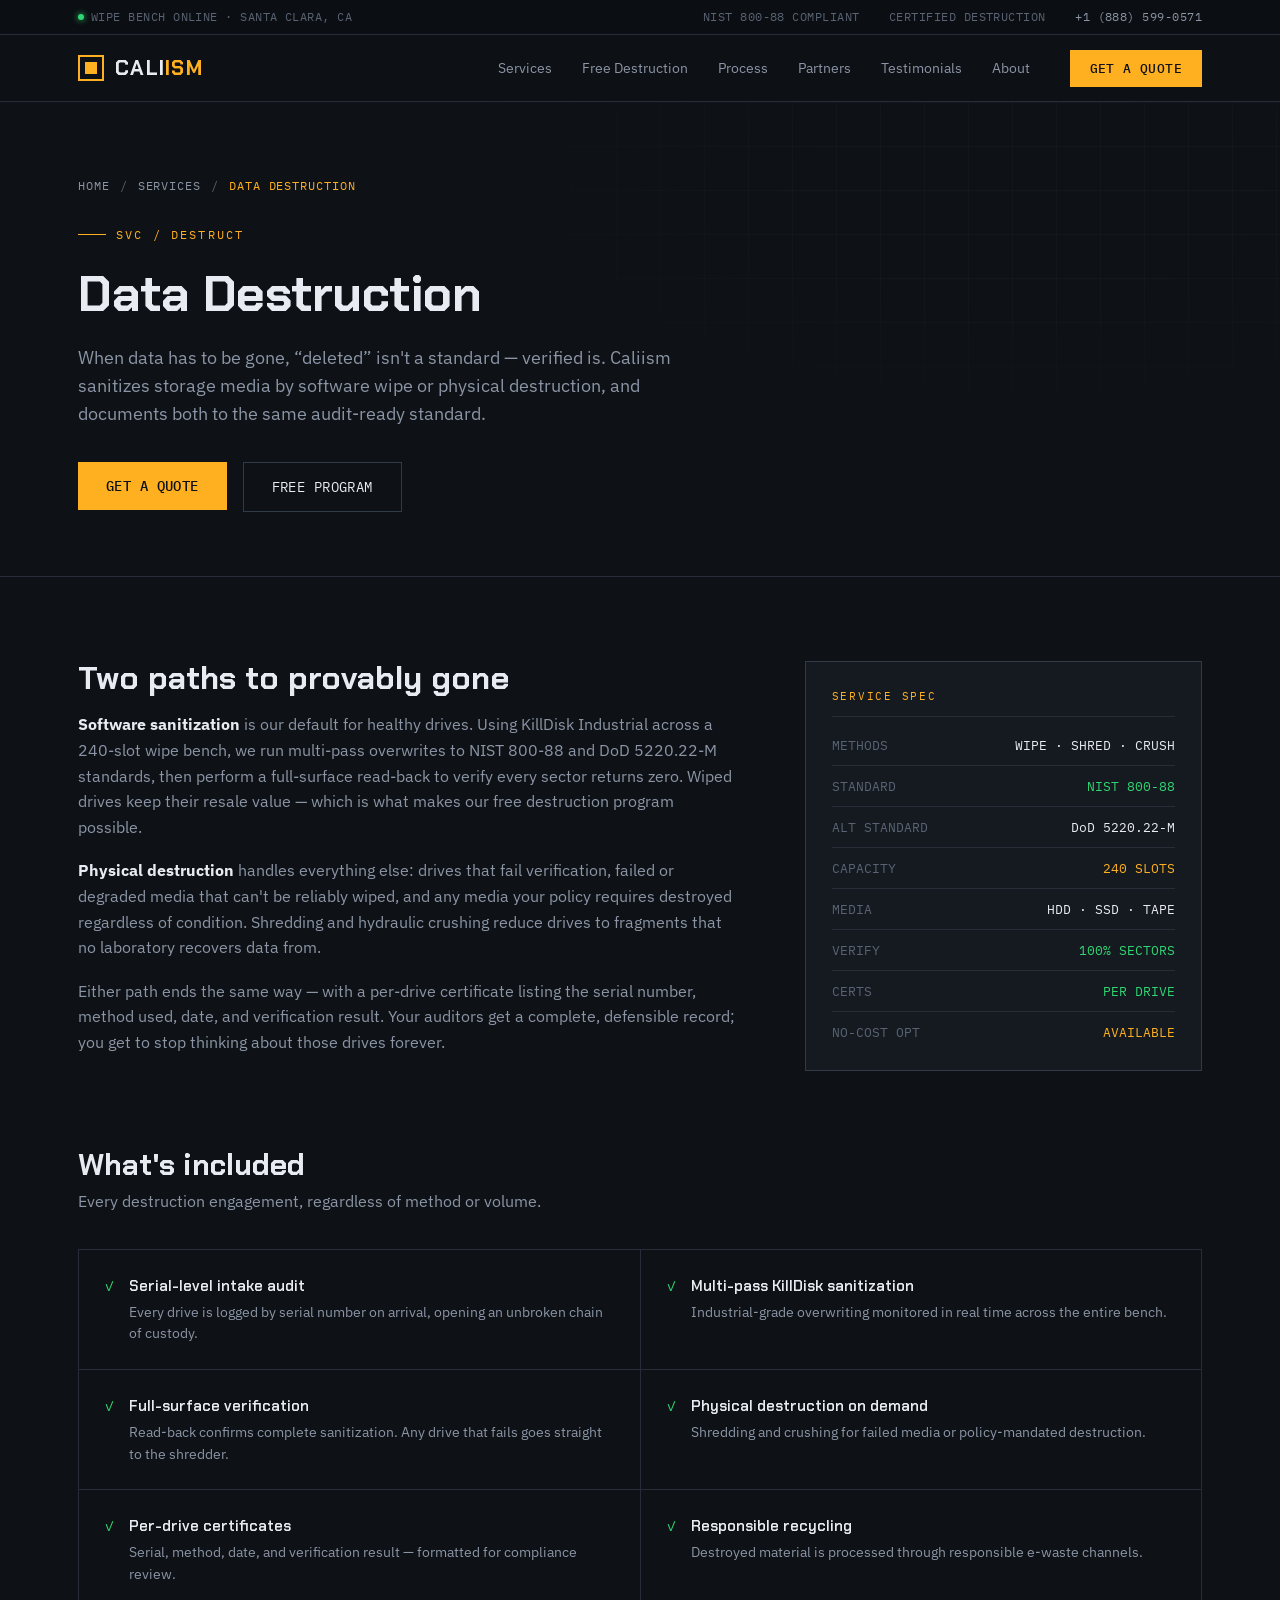
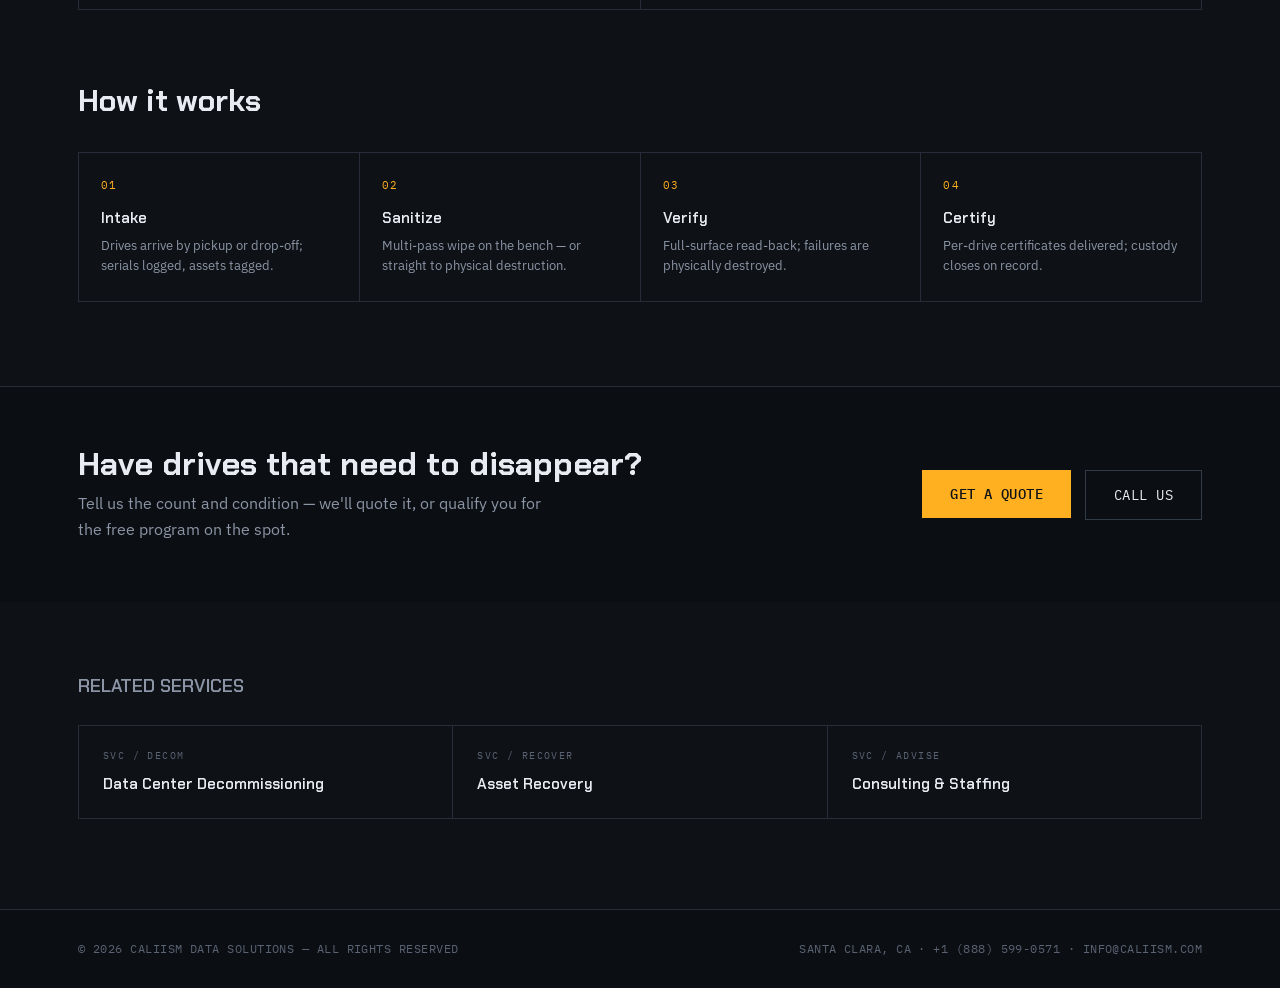
<file: services/data-destruction.html>
<!DOCTYPE html>
<html lang="en">
<head>
<meta charset="UTF-8">
<meta name="viewport" content="width=device-width, initial-scale=1.0">
<title>Data Destruction — Caliism Data Solutions</title>
<meta name="description" content="Certified data destruction in the Bay Area: NIST 800-88 multi-pass wiping, physical shredding, and hydraulic crushing with per-drive certificates.">
<link rel="canonical" href="https://www.caliism.com/services/data-destruction.html">
<meta name="theme-color" content="#0E1116">

<link rel="icon" href="../favicon.svg" type="image/svg+xml">
<link rel="icon" href="../favicon-32.png" type="image/png" sizes="32x32">
<link rel="apple-touch-icon" href="../apple-touch-icon.png">

<meta property="og:type" content="website">
<meta property="og:site_name" content="Caliism Data Solutions">
<meta property="og:url" content="https://www.caliism.com/services/data-destruction.html">
<meta property="og:title" content="Data Destruction — Caliism Data Solutions">
<meta property="og:description" content="Certified data destruction in the Bay Area: NIST 800-88 multi-pass wiping, physical shredding, and hydraulic crushing with per-drive certificates.">
<meta property="og:image" content="https://www.caliism.com/og-image.png">
<meta property="og:image:width" content="1200">
<meta property="og:image:height" content="630">
<meta name="twitter:card" content="summary_large_image">
<meta name="twitter:title" content="Data Destruction — Caliism Data Solutions">
<meta name="twitter:description" content="Certified data destruction in the Bay Area: NIST 800-88 multi-pass wiping, physical shredding, and hydraulic crushing with per-drive certificates.">
<meta name="twitter:image" content="https://www.caliism.com/og-image.png">
<link rel="preconnect" href="https://fonts.googleapis.com">
<link rel="preconnect" href="https://fonts.gstatic.com" crossorigin>
<link href="https://fonts.googleapis.com/css2?family=Chakra+Petch:wght@500;600;700&family=IBM+Plex+Sans:wght@400;500;600&family=IBM+Plex+Mono:wght@400;500&display=swap" rel="stylesheet">
<link rel="stylesheet" href="../styles.css?v=20260612b">
<script type="application/ld+json">
{
  "@context": "https://schema.org",
  "@graph": [
    {
      "@type": "Service",
      "name": "Data Destruction",
      "url": "https://www.caliism.com/services/data-destruction.html",
      "description": "Certified data destruction in the Bay Area: NIST 800-88 multi-pass wiping, physical shredding, and hydraulic crushing with per-drive certificates.",
      "provider": {"@id": "https://www.caliism.com/#business"},
      "areaServed": [
        {"@type": "Place", "name": "San Francisco Bay Area"},
        {"@type": "Place", "name": "Silicon Valley"}
      ]
    },
    {
      "@type": "BreadcrumbList",
      "itemListElement": [
        {"@type": "ListItem", "position": 1, "name": "Home", "item": "https://www.caliism.com/"},
        {"@type": "ListItem", "position": 2, "name": "Services", "item": "https://www.caliism.com/#services"},
        {"@type": "ListItem", "position": 3, "name": "Data Destruction", "item": "https://www.caliism.com/services/data-destruction.html"}
      ]
    }
  ]
}
</script>
</head>
<body>
<div class="statusbar">
  <div class="wrap">
    <div><span class="led"></span>WIPE BENCH ONLINE · SANTA CLARA, CA</div>
    <div class="right">
      <span>NIST 800-88 COMPLIANT</span>
      <span>CERTIFIED DESTRUCTION</span>
      <span><a href="tel:+18885990571">+1 (888) 599-0571</a></span>
    </div>
  </div>
</div>
<nav>
  <div class="wrap">
    <a class="logo" href="../index.html"><span class="mark"></span><span>CALI<b>ISM</b></span></a>
    <div class="navlinks">
      <a href="../index.html#services">Services</a>
      <a href="../index.html#free">Free Destruction</a>
      <a href="../index.html#process">Process</a>
      <a href="../index.html#partners">Partners</a>
      <a href="../index.html#testimonials">Testimonials</a>
      <a href="../index.html#about">About</a>
    </div>
    <a class="nav-cta-link" href="../index.html#contact"><button class="nav-cta">GET A QUOTE</button></a>
    <button class="menu-btn" id="menuBtn" aria-label="Open menu" aria-expanded="false" aria-controls="mobileMenu">
      <span></span><span></span><span></span>
    </button>
  </div>
  <div class="mobilemenu" id="mobileMenu">
    <div class="wrap">
      <a class="mm-link" href="../index.html">Home</a>
      <div class="mm-group">
        <span class="mm-label">SERVICES</span>
        <a class="mm-sub" href="../services/data-destruction.html">Data Destruction</a>
        <a class="mm-sub" href="../services/decommissioning.html">Data Center Decommissioning</a>
        <a class="mm-sub" href="../services/asset-recovery.html">Asset Recovery</a>
        <a class="mm-sub" href="../services/deployment.html">Deployment Services</a>
        <a class="mm-sub" href="../services/relocation.html">Relocation &amp; Migration</a>
        <a class="mm-sub" href="../services/consulting.html">Consulting &amp; Staffing</a>
      </div>
      <a class="mm-link" href="../index.html#free">Free Destruction</a>
      <a class="mm-link" href="../index.html#process">Process</a>
      <a class="mm-link" href="../index.html#partners">Partners</a>
      <a class="mm-link" href="../index.html#testimonials">Testimonials</a>
      <a class="mm-link" href="../index.html#about">About</a>
      <a class="mm-cta" href="../index.html#contact">GET A QUOTE →</a>
      <div class="mm-foot">
        <a href="tel:+18885990571">+1 (888) 599-0571</a>
        <a href="mailto:info@caliism.com">info@caliism.com</a>
      </div>
    </div>
  </div>
</nav>

<header class="sp-hero">
  <div class="wrap">
    <div class="crumb"><a href="../index.html">HOME</a> / <a href="../index.html#services">SERVICES</a> / <span class="here">DATA DESTRUCTION</span></div>
    <div class="eyebrow">SVC / DESTRUCT</div>
    <h1>Data Destruction</h1>
    <p class="lede">When data has to be gone, &ldquo;deleted&rdquo; isn't a standard — verified is. Caliism sanitizes storage media by software wipe or physical destruction, and documents both to the same audit-ready standard.</p>
    <div class="hero-ctas">
      <a href="../index.html#contact"><button class="btn btn-primary">GET A QUOTE</button></a>
      <a href="../index.html#free"><button class="btn btn-ghost">FREE PROGRAM</button></a>
    </div>
  </div>
</header>

<div class="sp-body">
  <div class="wrap">
    <div class="sp-cols">
      <div class="prose">
        <h2>Two paths to provably gone</h2>
        <p><strong>Software sanitization</strong> is our default for healthy drives. Using KillDisk Industrial across a 240-slot wipe bench, we run multi-pass overwrites to NIST 800-88 and DoD 5220.22-M standards, then perform a full-surface read-back to verify every sector returns zero. Wiped drives keep their resale value — which is what makes our free destruction program possible.</p>
        <p><strong>Physical destruction</strong> handles everything else: drives that fail verification, failed or degraded media that can't be reliably wiped, and any media your policy requires destroyed regardless of condition. Shredding and hydraulic crushing reduce drives to fragments that no laboratory recovers data from.</p>
        <p>Either path ends the same way — with a per-drive certificate listing the serial number, method used, date, and verification result. Your auditors get a complete, defensible record; you get to stop thinking about those drives forever.</p>
      </div>
      <aside class="specpanel">
        <div class="sh">SERVICE SPEC</div>
        <div class="sr"><span>METHODS</span><span class="">WIPE · SHRED · CRUSH</span></div>
        <div class="sr"><span>STANDARD</span><span class="g">NIST 800-88</span></div>
        <div class="sr"><span>ALT STANDARD</span><span class="">DoD 5220.22-M</span></div>
        <div class="sr"><span>CAPACITY</span><span class="a">240 SLOTS</span></div>
        <div class="sr"><span>MEDIA</span><span class="">HDD · SSD · TAPE</span></div>
        <div class="sr"><span>VERIFY</span><span class="g">100% SECTORS</span></div>
        <div class="sr"><span>CERTS</span><span class="g">PER DRIVE</span></div>
        <div class="sr"><span>NO-COST OPT</span><span class="a">AVAILABLE</span></div>
      </aside>
    </div>

    <div class="inc-head">
      <h2>What's included</h2>
      <p>Every destruction engagement, regardless of method or volume.</p>
    </div>
    <div class="inc-grid">
      <div class="inc"><span class="tk">✓</span><div><h5>Serial-level intake audit</h5><p>Every drive is logged by serial number on arrival, opening an unbroken chain of custody.</p></div></div>
      <div class="inc"><span class="tk">✓</span><div><h5>Multi-pass KillDisk sanitization</h5><p>Industrial-grade overwriting monitored in real time across the entire bench.</p></div></div>
      <div class="inc"><span class="tk">✓</span><div><h5>Full-surface verification</h5><p>Read-back confirms complete sanitization. Any drive that fails goes straight to the shredder.</p></div></div>
      <div class="inc"><span class="tk">✓</span><div><h5>Physical destruction on demand</h5><p>Shredding and crushing for failed media or policy-mandated destruction.</p></div></div>
      <div class="inc"><span class="tk">✓</span><div><h5>Per-drive certificates</h5><p>Serial, method, date, and verification result — formatted for compliance review.</p></div></div>
      <div class="inc"><span class="tk">✓</span><div><h5>Responsible recycling</h5><p>Destroyed material is processed through responsible e-waste channels.</p></div></div>
    </div>

    <div class="inc-head">
      <h2>How it works</h2>
    </div>
    <div class="mini-steps">
      <div class="ms"><span class="n">01</span><h5>Intake</h5><p>Drives arrive by pickup or drop-off; serials logged, assets tagged.</p></div>
      <div class="ms"><span class="n">02</span><h5>Sanitize</h5><p>Multi-pass wipe on the bench — or straight to physical destruction.</p></div>
      <div class="ms"><span class="n">03</span><h5>Verify</h5><p>Full-surface read-back; failures are physically destroyed.</p></div>
      <div class="ms"><span class="n">04</span><h5>Certify</h5><p>Per-drive certificates delivered; custody closes on record.</p></div>
    </div>
  </div>
</div>

<div class="sp-cta">
  <div class="wrap">
    <div><h2>Have drives that need to disappear?</h2><p>Tell us the count and condition — we'll quote it, or qualify you for the free program on the spot.</p></div>
    <div class="btns">
      <a href="../index.html#contact"><button class="btn btn-primary">GET A QUOTE</button></a>
      <a href="tel:+18885990571"><button class="btn btn-ghost">CALL US</button></a>
    </div>
  </div>
</div>

<div class="sp-related">
  <div class="wrap">
    <h3>RELATED SERVICES</h3>
    <div class="rel-row">
      <a class="rel" href="decommissioning.html"><span class="tag">SVC / DECOM</span><h6>Data Center Decommissioning</h6></a>
      <a class="rel" href="asset-recovery.html"><span class="tag">SVC / RECOVER</span><h6>Asset Recovery</h6></a>
      <a class="rel" href="consulting.html"><span class="tag">SVC / ADVISE</span><h6>Consulting & Staffing</h6></a>
    </div>
  </div>
</div>

<footer>
  <div class="wrap">
    <span>© 2026 CALIISM DATA SOLUTIONS — ALL RIGHTS RESERVED</span>
    <span>SANTA CLARA, CA · <a href="tel:+18885990571">+1 (888) 599-0571</a> · <a href="mailto:info@caliism.com">INFO@CALIISM.COM</a></span>
  </div>
</footer>
<script src="../main.js?v=20260612b"></script>
</body>
</html>
</file>
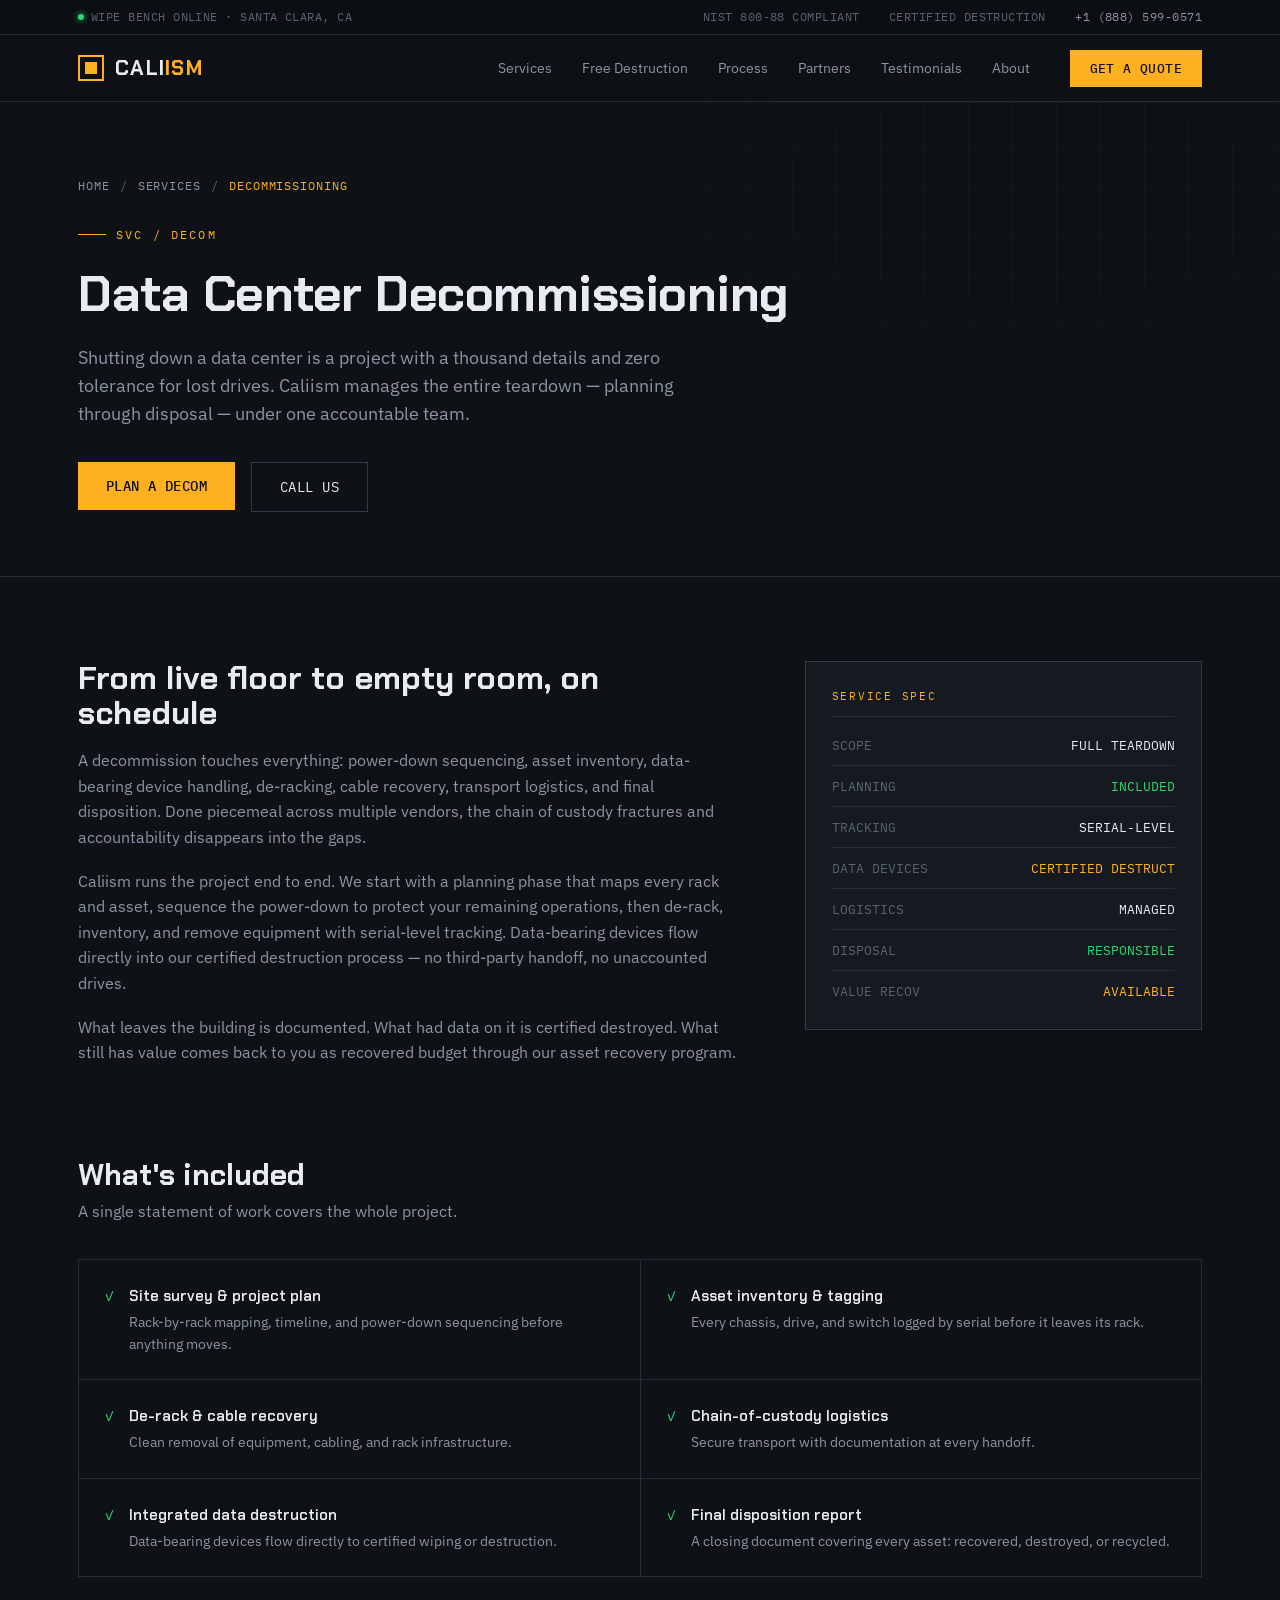
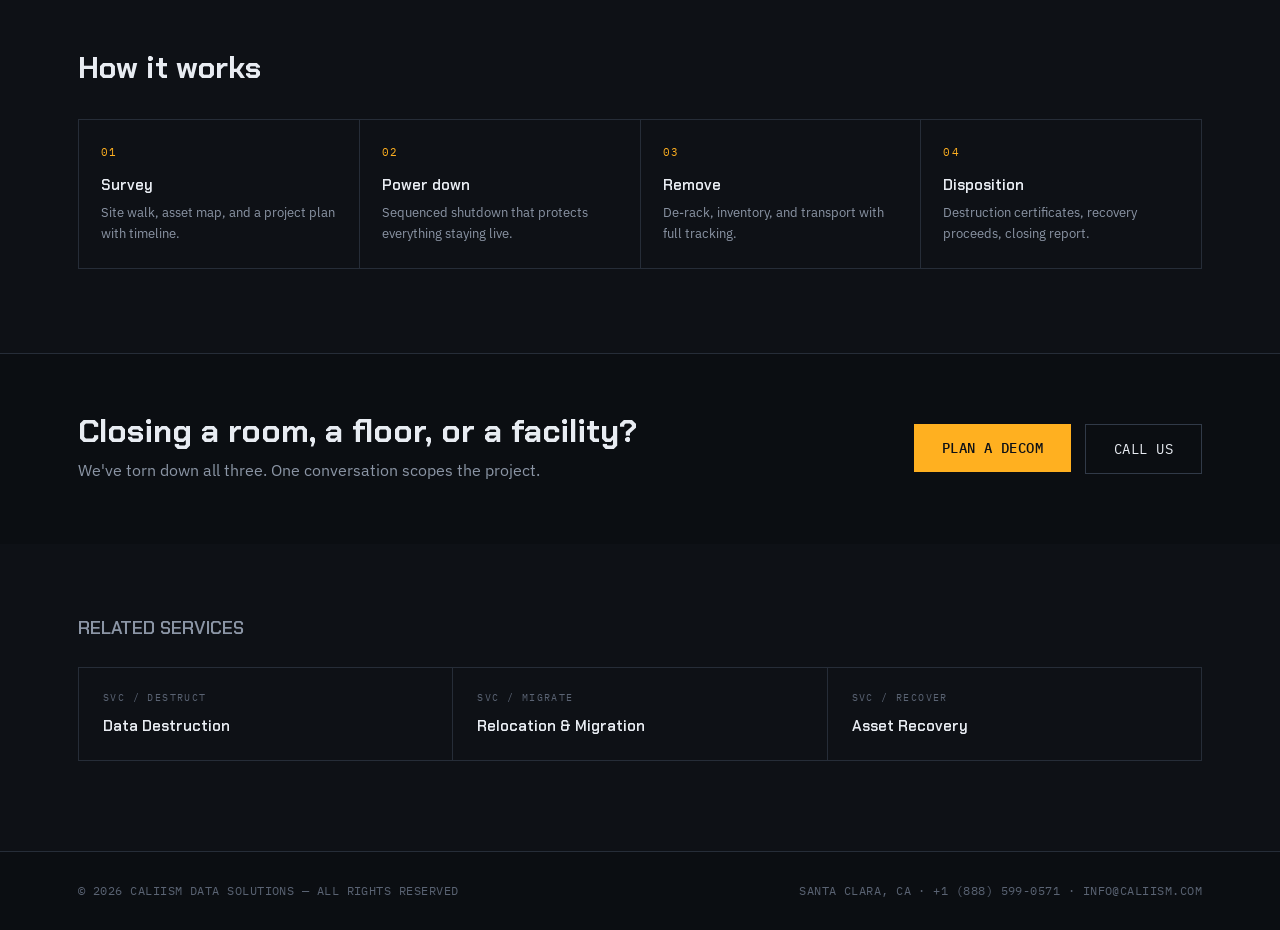
<file: services/decommissioning.html>
<!DOCTYPE html>
<html lang="en">
<head>
<meta charset="UTF-8">
<meta name="viewport" content="width=device-width, initial-scale=1.0">
<title>Data Center Decommissioning — Caliism Data Solutions</title>
<meta name="description" content="End-to-end data center decommissioning in the Bay Area: planning, de-racking, chain-of-custody logistics, certified data destruction, and disposal.">
<link rel="canonical" href="https://www.caliism.com/services/decommissioning.html">
<meta name="theme-color" content="#0E1116">

<link rel="icon" href="../favicon.svg" type="image/svg+xml">
<link rel="icon" href="../favicon-32.png" type="image/png" sizes="32x32">
<link rel="apple-touch-icon" href="../apple-touch-icon.png">

<meta property="og:type" content="website">
<meta property="og:site_name" content="Caliism Data Solutions">
<meta property="og:url" content="https://www.caliism.com/services/decommissioning.html">
<meta property="og:title" content="Data Center Decommissioning — Caliism Data Solutions">
<meta property="og:description" content="End-to-end data center decommissioning in the Bay Area: planning, de-racking, chain-of-custody logistics, certified data destruction, and disposal.">
<meta property="og:image" content="https://www.caliism.com/og-image.png">
<meta property="og:image:width" content="1200">
<meta property="og:image:height" content="630">
<meta name="twitter:card" content="summary_large_image">
<meta name="twitter:title" content="Data Center Decommissioning — Caliism Data Solutions">
<meta name="twitter:description" content="End-to-end data center decommissioning in the Bay Area: planning, de-racking, chain-of-custody logistics, certified data destruction, and disposal.">
<meta name="twitter:image" content="https://www.caliism.com/og-image.png">
<link rel="preconnect" href="https://fonts.googleapis.com">
<link rel="preconnect" href="https://fonts.gstatic.com" crossorigin>
<link href="https://fonts.googleapis.com/css2?family=Chakra+Petch:wght@500;600;700&family=IBM+Plex+Sans:wght@400;500;600&family=IBM+Plex+Mono:wght@400;500&display=swap" rel="stylesheet">
<link rel="stylesheet" href="../styles.css?v=20260612b">
<script type="application/ld+json">
{
  "@context": "https://schema.org",
  "@graph": [
    {
      "@type": "Service",
      "name": "Data Center Decommissioning",
      "url": "https://www.caliism.com/services/decommissioning.html",
      "description": "End-to-end data center decommissioning in the Bay Area: planning, de-racking, chain-of-custody logistics, certified data destruction, and disposal.",
      "provider": {"@id": "https://www.caliism.com/#business"},
      "areaServed": [
        {"@type": "Place", "name": "San Francisco Bay Area"},
        {"@type": "Place", "name": "Silicon Valley"}
      ]
    },
    {
      "@type": "BreadcrumbList",
      "itemListElement": [
        {"@type": "ListItem", "position": 1, "name": "Home", "item": "https://www.caliism.com/"},
        {"@type": "ListItem", "position": 2, "name": "Services", "item": "https://www.caliism.com/#services"},
        {"@type": "ListItem", "position": 3, "name": "Data Center Decommissioning", "item": "https://www.caliism.com/services/decommissioning.html"}
      ]
    }
  ]
}
</script>
</head>
<body>
<div class="statusbar">
  <div class="wrap">
    <div><span class="led"></span>WIPE BENCH ONLINE · SANTA CLARA, CA</div>
    <div class="right">
      <span>NIST 800-88 COMPLIANT</span>
      <span>CERTIFIED DESTRUCTION</span>
      <span><a href="tel:+18885990571">+1 (888) 599-0571</a></span>
    </div>
  </div>
</div>
<nav>
  <div class="wrap">
    <a class="logo" href="../index.html"><span class="mark"></span><span>CALI<b>ISM</b></span></a>
    <div class="navlinks">
      <a href="../index.html#services">Services</a>
      <a href="../index.html#free">Free Destruction</a>
      <a href="../index.html#process">Process</a>
      <a href="../index.html#partners">Partners</a>
      <a href="../index.html#testimonials">Testimonials</a>
      <a href="../index.html#about">About</a>
    </div>
    <a class="nav-cta-link" href="../index.html#contact"><button class="nav-cta">GET A QUOTE</button></a>
    <button class="menu-btn" id="menuBtn" aria-label="Open menu" aria-expanded="false" aria-controls="mobileMenu">
      <span></span><span></span><span></span>
    </button>
  </div>
  <div class="mobilemenu" id="mobileMenu">
    <div class="wrap">
      <a class="mm-link" href="../index.html">Home</a>
      <div class="mm-group">
        <span class="mm-label">SERVICES</span>
        <a class="mm-sub" href="../services/data-destruction.html">Data Destruction</a>
        <a class="mm-sub" href="../services/decommissioning.html">Data Center Decommissioning</a>
        <a class="mm-sub" href="../services/asset-recovery.html">Asset Recovery</a>
        <a class="mm-sub" href="../services/deployment.html">Deployment Services</a>
        <a class="mm-sub" href="../services/relocation.html">Relocation &amp; Migration</a>
        <a class="mm-sub" href="../services/consulting.html">Consulting &amp; Staffing</a>
      </div>
      <a class="mm-link" href="../index.html#free">Free Destruction</a>
      <a class="mm-link" href="../index.html#process">Process</a>
      <a class="mm-link" href="../index.html#partners">Partners</a>
      <a class="mm-link" href="../index.html#testimonials">Testimonials</a>
      <a class="mm-link" href="../index.html#about">About</a>
      <a class="mm-cta" href="../index.html#contact">GET A QUOTE →</a>
      <div class="mm-foot">
        <a href="tel:+18885990571">+1 (888) 599-0571</a>
        <a href="mailto:info@caliism.com">info@caliism.com</a>
      </div>
    </div>
  </div>
</nav>

<header class="sp-hero">
  <div class="wrap">
    <div class="crumb"><a href="../index.html">HOME</a> / <a href="../index.html#services">SERVICES</a> / <span class="here">DECOMMISSIONING</span></div>
    <div class="eyebrow">SVC / DECOM</div>
    <h1>Data Center Decommissioning</h1>
    <p class="lede">Shutting down a data center is a project with a thousand details and zero tolerance for lost drives. Caliism manages the entire teardown — planning through disposal — under one accountable team.</p>
    <div class="hero-ctas">
      <a href="../index.html#contact"><button class="btn btn-primary">PLAN A DECOM</button></a>
      <a href="tel:+18885990571"><button class="btn btn-ghost">CALL US</button></a>
    </div>
  </div>
</header>

<div class="sp-body">
  <div class="wrap">
    <div class="sp-cols">
      <div class="prose">
        <h2>From live floor to empty room, on schedule</h2>
        <p>A decommission touches everything: power-down sequencing, asset inventory, data-bearing device handling, de-racking, cable recovery, transport logistics, and final disposition. Done piecemeal across multiple vendors, the chain of custody fractures and accountability disappears into the gaps.</p>
        <p>Caliism runs the project end to end. We start with a planning phase that maps every rack and asset, sequence the power-down to protect your remaining operations, then de-rack, inventory, and remove equipment with serial-level tracking. Data-bearing devices flow directly into our certified destruction process — no third-party handoff, no unaccounted drives.</p>
        <p>What leaves the building is documented. What had data on it is certified destroyed. What still has value comes back to you as recovered budget through our asset recovery program.</p>
      </div>
      <aside class="specpanel">
        <div class="sh">SERVICE SPEC</div>
        <div class="sr"><span>SCOPE</span><span class="">FULL TEARDOWN</span></div>
        <div class="sr"><span>PLANNING</span><span class="g">INCLUDED</span></div>
        <div class="sr"><span>TRACKING</span><span class="">SERIAL-LEVEL</span></div>
        <div class="sr"><span>DATA DEVICES</span><span class="a">CERTIFIED DESTRUCT</span></div>
        <div class="sr"><span>LOGISTICS</span><span class="">MANAGED</span></div>
        <div class="sr"><span>DISPOSAL</span><span class="g">RESPONSIBLE</span></div>
        <div class="sr"><span>VALUE RECOV</span><span class="a">AVAILABLE</span></div>
      </aside>
    </div>

    <div class="inc-head">
      <h2>What's included</h2>
      <p>A single statement of work covers the whole project.</p>
    </div>
    <div class="inc-grid">
      <div class="inc"><span class="tk">✓</span><div><h5>Site survey & project plan</h5><p>Rack-by-rack mapping, timeline, and power-down sequencing before anything moves.</p></div></div>
      <div class="inc"><span class="tk">✓</span><div><h5>Asset inventory & tagging</h5><p>Every chassis, drive, and switch logged by serial before it leaves its rack.</p></div></div>
      <div class="inc"><span class="tk">✓</span><div><h5>De-rack & cable recovery</h5><p>Clean removal of equipment, cabling, and rack infrastructure.</p></div></div>
      <div class="inc"><span class="tk">✓</span><div><h5>Chain-of-custody logistics</h5><p>Secure transport with documentation at every handoff.</p></div></div>
      <div class="inc"><span class="tk">✓</span><div><h5>Integrated data destruction</h5><p>Data-bearing devices flow directly to certified wiping or destruction.</p></div></div>
      <div class="inc"><span class="tk">✓</span><div><h5>Final disposition report</h5><p>A closing document covering every asset: recovered, destroyed, or recycled.</p></div></div>
    </div>

    <div class="inc-head">
      <h2>How it works</h2>
    </div>
    <div class="mini-steps">
      <div class="ms"><span class="n">01</span><h5>Survey</h5><p>Site walk, asset map, and a project plan with timeline.</p></div>
      <div class="ms"><span class="n">02</span><h5>Power down</h5><p>Sequenced shutdown that protects everything staying live.</p></div>
      <div class="ms"><span class="n">03</span><h5>Remove</h5><p>De-rack, inventory, and transport with full tracking.</p></div>
      <div class="ms"><span class="n">04</span><h5>Disposition</h5><p>Destruction certificates, recovery proceeds, closing report.</p></div>
    </div>
  </div>
</div>

<div class="sp-cta">
  <div class="wrap">
    <div><h2>Closing a room, a floor, or a facility?</h2><p>We've torn down all three. One conversation scopes the project.</p></div>
    <div class="btns">
      <a href="../index.html#contact"><button class="btn btn-primary">PLAN A DECOM</button></a>
      <a href="tel:+18885990571"><button class="btn btn-ghost">CALL US</button></a>
    </div>
  </div>
</div>

<div class="sp-related">
  <div class="wrap">
    <h3>RELATED SERVICES</h3>
    <div class="rel-row">
      <a class="rel" href="data-destruction.html"><span class="tag">SVC / DESTRUCT</span><h6>Data Destruction</h6></a>
      <a class="rel" href="relocation.html"><span class="tag">SVC / MIGRATE</span><h6>Relocation & Migration</h6></a>
      <a class="rel" href="asset-recovery.html"><span class="tag">SVC / RECOVER</span><h6>Asset Recovery</h6></a>
    </div>
  </div>
</div>

<footer>
  <div class="wrap">
    <span>© 2026 CALIISM DATA SOLUTIONS — ALL RIGHTS RESERVED</span>
    <span>SANTA CLARA, CA · <a href="tel:+18885990571">+1 (888) 599-0571</a> · <a href="mailto:info@caliism.com">INFO@CALIISM.COM</a></span>
  </div>
</footer>
<script src="../main.js?v=20260612b"></script>
</body>
</html>
</file>
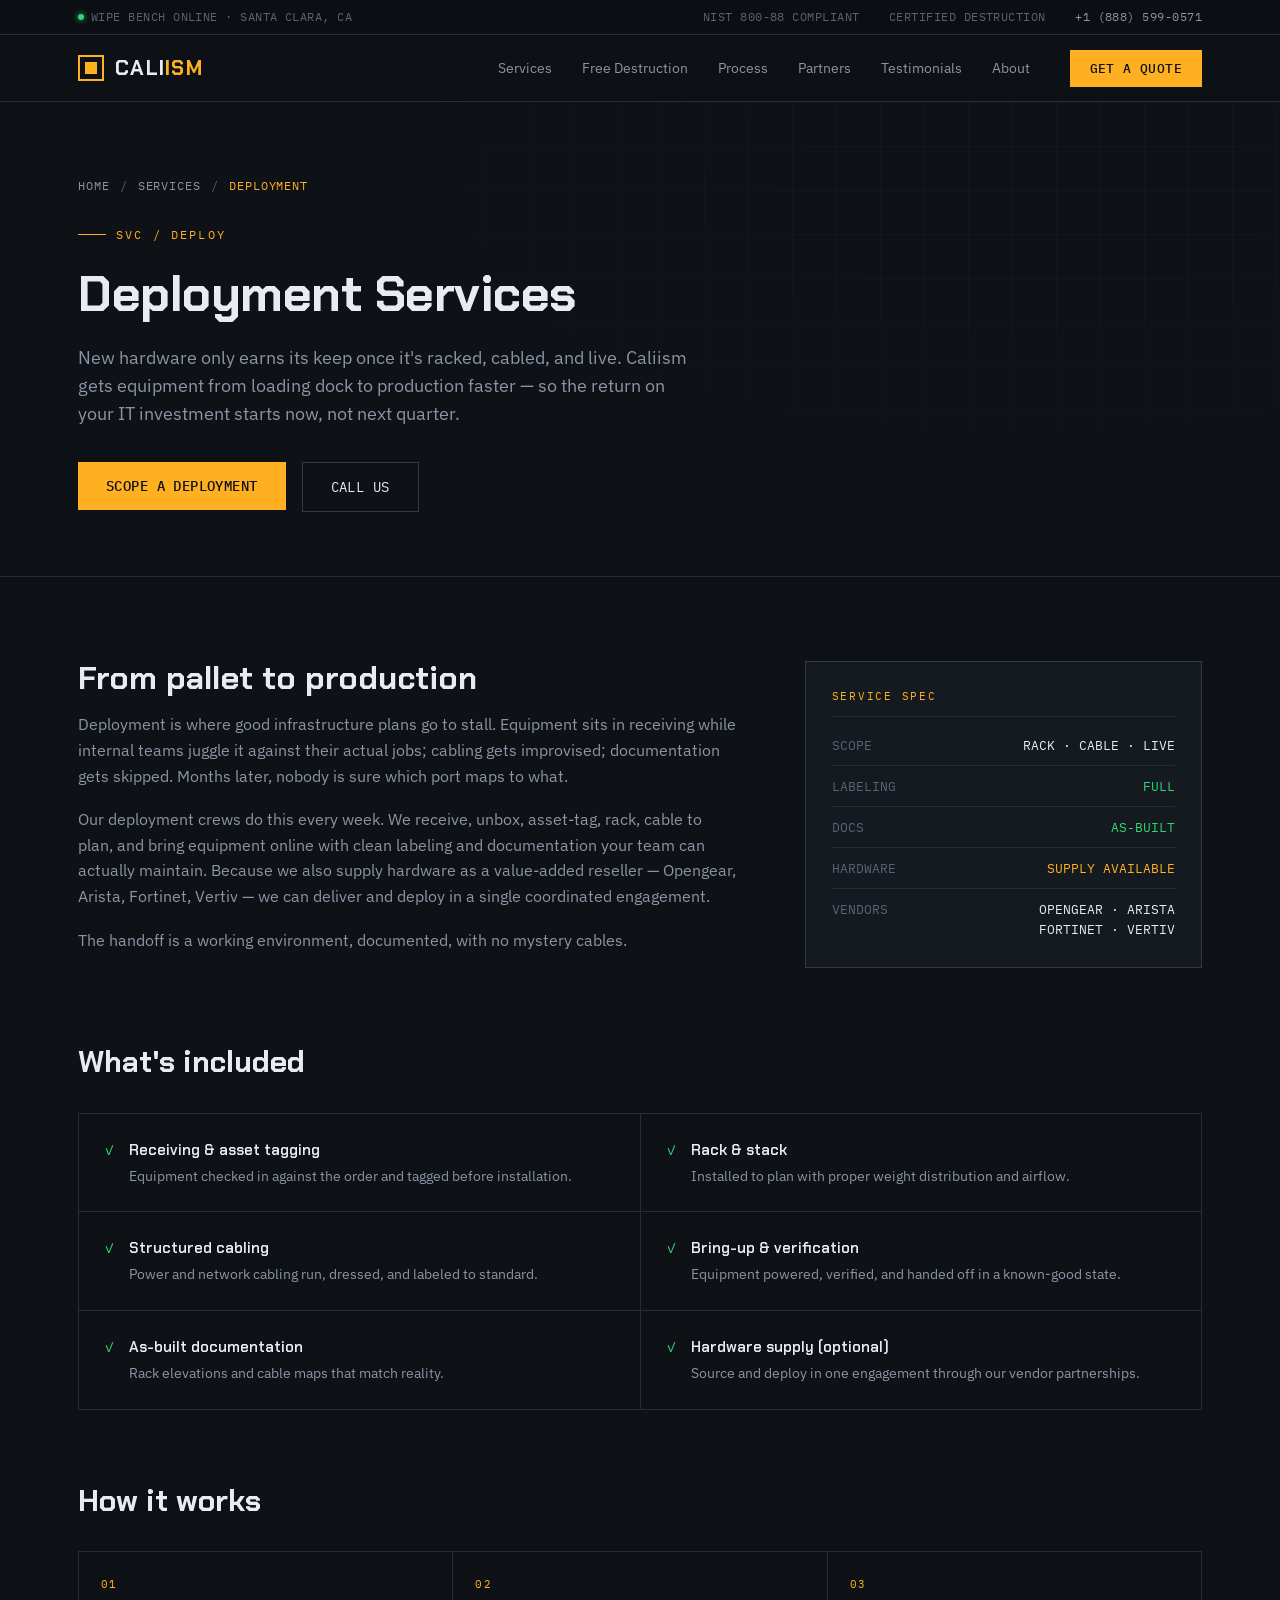
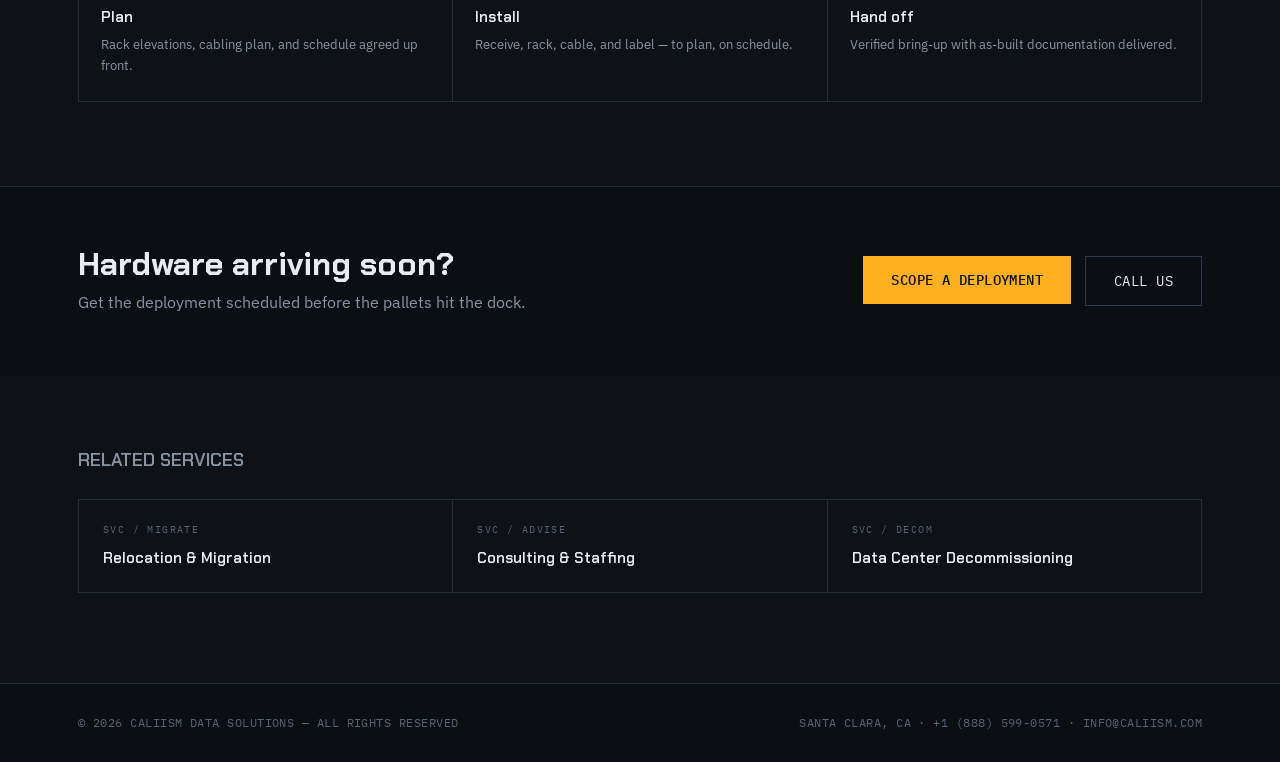
<file: services/deployment.html>
<!DOCTYPE html>
<html lang="en">
<head>
<meta charset="UTF-8">
<meta name="viewport" content="width=device-width, initial-scale=1.0">
<title>Deployment Services — Caliism Data Solutions</title>
<meta name="description" content="Data center deployment services in the Bay Area: rack and stack, structured cabling, bring-up, and as-built documentation.">
<link rel="canonical" href="https://www.caliism.com/services/deployment.html">
<meta name="theme-color" content="#0E1116">

<link rel="icon" href="../favicon.svg" type="image/svg+xml">
<link rel="icon" href="../favicon-32.png" type="image/png" sizes="32x32">
<link rel="apple-touch-icon" href="../apple-touch-icon.png">

<meta property="og:type" content="website">
<meta property="og:site_name" content="Caliism Data Solutions">
<meta property="og:url" content="https://www.caliism.com/services/deployment.html">
<meta property="og:title" content="Deployment Services — Caliism Data Solutions">
<meta property="og:description" content="Data center deployment services in the Bay Area: rack and stack, structured cabling, bring-up, and as-built documentation.">
<meta property="og:image" content="https://www.caliism.com/og-image.png">
<meta property="og:image:width" content="1200">
<meta property="og:image:height" content="630">
<meta name="twitter:card" content="summary_large_image">
<meta name="twitter:title" content="Deployment Services — Caliism Data Solutions">
<meta name="twitter:description" content="Data center deployment services in the Bay Area: rack and stack, structured cabling, bring-up, and as-built documentation.">
<meta name="twitter:image" content="https://www.caliism.com/og-image.png">
<link rel="preconnect" href="https://fonts.googleapis.com">
<link rel="preconnect" href="https://fonts.gstatic.com" crossorigin>
<link href="https://fonts.googleapis.com/css2?family=Chakra+Petch:wght@500;600;700&family=IBM+Plex+Sans:wght@400;500;600&family=IBM+Plex+Mono:wght@400;500&display=swap" rel="stylesheet">
<link rel="stylesheet" href="../styles.css?v=20260612b">
<script type="application/ld+json">
{
  "@context": "https://schema.org",
  "@graph": [
    {
      "@type": "Service",
      "name": "Deployment Services",
      "url": "https://www.caliism.com/services/deployment.html",
      "description": "Data center deployment services in the Bay Area: rack and stack, structured cabling, bring-up, and as-built documentation.",
      "provider": {"@id": "https://www.caliism.com/#business"},
      "areaServed": [
        {"@type": "Place", "name": "San Francisco Bay Area"},
        {"@type": "Place", "name": "Silicon Valley"}
      ]
    },
    {
      "@type": "BreadcrumbList",
      "itemListElement": [
        {"@type": "ListItem", "position": 1, "name": "Home", "item": "https://www.caliism.com/"},
        {"@type": "ListItem", "position": 2, "name": "Services", "item": "https://www.caliism.com/#services"},
        {"@type": "ListItem", "position": 3, "name": "Deployment Services", "item": "https://www.caliism.com/services/deployment.html"}
      ]
    }
  ]
}
</script>
</head>
<body>
<div class="statusbar">
  <div class="wrap">
    <div><span class="led"></span>WIPE BENCH ONLINE · SANTA CLARA, CA</div>
    <div class="right">
      <span>NIST 800-88 COMPLIANT</span>
      <span>CERTIFIED DESTRUCTION</span>
      <span><a href="tel:+18885990571">+1 (888) 599-0571</a></span>
    </div>
  </div>
</div>
<nav>
  <div class="wrap">
    <a class="logo" href="../index.html"><span class="mark"></span><span>CALI<b>ISM</b></span></a>
    <div class="navlinks">
      <a href="../index.html#services">Services</a>
      <a href="../index.html#free">Free Destruction</a>
      <a href="../index.html#process">Process</a>
      <a href="../index.html#partners">Partners</a>
      <a href="../index.html#testimonials">Testimonials</a>
      <a href="../index.html#about">About</a>
    </div>
    <a class="nav-cta-link" href="../index.html#contact"><button class="nav-cta">GET A QUOTE</button></a>
    <button class="menu-btn" id="menuBtn" aria-label="Open menu" aria-expanded="false" aria-controls="mobileMenu">
      <span></span><span></span><span></span>
    </button>
  </div>
  <div class="mobilemenu" id="mobileMenu">
    <div class="wrap">
      <a class="mm-link" href="../index.html">Home</a>
      <div class="mm-group">
        <span class="mm-label">SERVICES</span>
        <a class="mm-sub" href="../services/data-destruction.html">Data Destruction</a>
        <a class="mm-sub" href="../services/decommissioning.html">Data Center Decommissioning</a>
        <a class="mm-sub" href="../services/asset-recovery.html">Asset Recovery</a>
        <a class="mm-sub" href="../services/deployment.html">Deployment Services</a>
        <a class="mm-sub" href="../services/relocation.html">Relocation &amp; Migration</a>
        <a class="mm-sub" href="../services/consulting.html">Consulting &amp; Staffing</a>
      </div>
      <a class="mm-link" href="../index.html#free">Free Destruction</a>
      <a class="mm-link" href="../index.html#process">Process</a>
      <a class="mm-link" href="../index.html#partners">Partners</a>
      <a class="mm-link" href="../index.html#testimonials">Testimonials</a>
      <a class="mm-link" href="../index.html#about">About</a>
      <a class="mm-cta" href="../index.html#contact">GET A QUOTE →</a>
      <div class="mm-foot">
        <a href="tel:+18885990571">+1 (888) 599-0571</a>
        <a href="mailto:info@caliism.com">info@caliism.com</a>
      </div>
    </div>
  </div>
</nav>

<header class="sp-hero">
  <div class="wrap">
    <div class="crumb"><a href="../index.html">HOME</a> / <a href="../index.html#services">SERVICES</a> / <span class="here">DEPLOYMENT</span></div>
    <div class="eyebrow">SVC / DEPLOY</div>
    <h1>Deployment Services</h1>
    <p class="lede">New hardware only earns its keep once it's racked, cabled, and live. Caliism gets equipment from loading dock to production faster — so the return on your IT investment starts now, not next quarter.</p>
    <div class="hero-ctas">
      <a href="../index.html#contact"><button class="btn btn-primary">SCOPE A DEPLOYMENT</button></a>
      <a href="tel:+18885990571"><button class="btn btn-ghost">CALL US</button></a>
    </div>
  </div>
</header>

<div class="sp-body">
  <div class="wrap">
    <div class="sp-cols">
      <div class="prose">
        <h2>From pallet to production</h2>
        <p>Deployment is where good infrastructure plans go to stall. Equipment sits in receiving while internal teams juggle it against their actual jobs; cabling gets improvised; documentation gets skipped. Months later, nobody is sure which port maps to what.</p>
        <p>Our deployment crews do this every week. We receive, unbox, asset-tag, rack, cable to plan, and bring equipment online with clean labeling and documentation your team can actually maintain. Because we also supply hardware as a value-added reseller — Opengear, Arista, Fortinet, Vertiv — we can deliver and deploy in a single coordinated engagement.</p>
        <p>The handoff is a working environment, documented, with no mystery cables.</p>
      </div>
      <aside class="specpanel">
        <div class="sh">SERVICE SPEC</div>
        <div class="sr"><span>SCOPE</span><span class="">RACK · CABLE · LIVE</span></div>
        <div class="sr"><span>LABELING</span><span class="g">FULL</span></div>
        <div class="sr"><span>DOCS</span><span class="g">AS-BUILT</span></div>
        <div class="sr"><span>HARDWARE</span><span class="a">SUPPLY AVAILABLE</span></div>
        <div class="sr"><span>VENDORS</span><span class="">OPENGEAR · ARISTA<br>FORTINET · VERTIV</span></div>
      </aside>
    </div>

    <div class="inc-head">
      <h2>What's included</h2>
    </div>
    <div class="inc-grid">
      <div class="inc"><span class="tk">✓</span><div><h5>Receiving & asset tagging</h5><p>Equipment checked in against the order and tagged before installation.</p></div></div>
      <div class="inc"><span class="tk">✓</span><div><h5>Rack & stack</h5><p>Installed to plan with proper weight distribution and airflow.</p></div></div>
      <div class="inc"><span class="tk">✓</span><div><h5>Structured cabling</h5><p>Power and network cabling run, dressed, and labeled to standard.</p></div></div>
      <div class="inc"><span class="tk">✓</span><div><h5>Bring-up & verification</h5><p>Equipment powered, verified, and handed off in a known-good state.</p></div></div>
      <div class="inc"><span class="tk">✓</span><div><h5>As-built documentation</h5><p>Rack elevations and cable maps that match reality.</p></div></div>
      <div class="inc"><span class="tk">✓</span><div><h5>Hardware supply (optional)</h5><p>Source and deploy in one engagement through our vendor partnerships.</p></div></div>
    </div>

    <div class="inc-head">
      <h2>How it works</h2>
    </div>
    <div class="mini-steps three">
      <div class="ms"><span class="n">01</span><h5>Plan</h5><p>Rack elevations, cabling plan, and schedule agreed up front.</p></div>
      <div class="ms"><span class="n">02</span><h5>Install</h5><p>Receive, rack, cable, and label — to plan, on schedule.</p></div>
      <div class="ms"><span class="n">03</span><h5>Hand off</h5><p>Verified bring-up with as-built documentation delivered.</p></div>
    </div>
  </div>
</div>

<div class="sp-cta">
  <div class="wrap">
    <div><h2>Hardware arriving soon?</h2><p>Get the deployment scheduled before the pallets hit the dock.</p></div>
    <div class="btns">
      <a href="../index.html#contact"><button class="btn btn-primary">SCOPE A DEPLOYMENT</button></a>
      <a href="tel:+18885990571"><button class="btn btn-ghost">CALL US</button></a>
    </div>
  </div>
</div>

<div class="sp-related">
  <div class="wrap">
    <h3>RELATED SERVICES</h3>
    <div class="rel-row">
      <a class="rel" href="relocation.html"><span class="tag">SVC / MIGRATE</span><h6>Relocation & Migration</h6></a>
      <a class="rel" href="consulting.html"><span class="tag">SVC / ADVISE</span><h6>Consulting & Staffing</h6></a>
      <a class="rel" href="decommissioning.html"><span class="tag">SVC / DECOM</span><h6>Data Center Decommissioning</h6></a>
    </div>
  </div>
</div>

<footer>
  <div class="wrap">
    <span>© 2026 CALIISM DATA SOLUTIONS — ALL RIGHTS RESERVED</span>
    <span>SANTA CLARA, CA · <a href="tel:+18885990571">+1 (888) 599-0571</a> · <a href="mailto:info@caliism.com">INFO@CALIISM.COM</a></span>
  </div>
</footer>
<script src="../main.js?v=20260612b"></script>
</body>
</html>
</file>
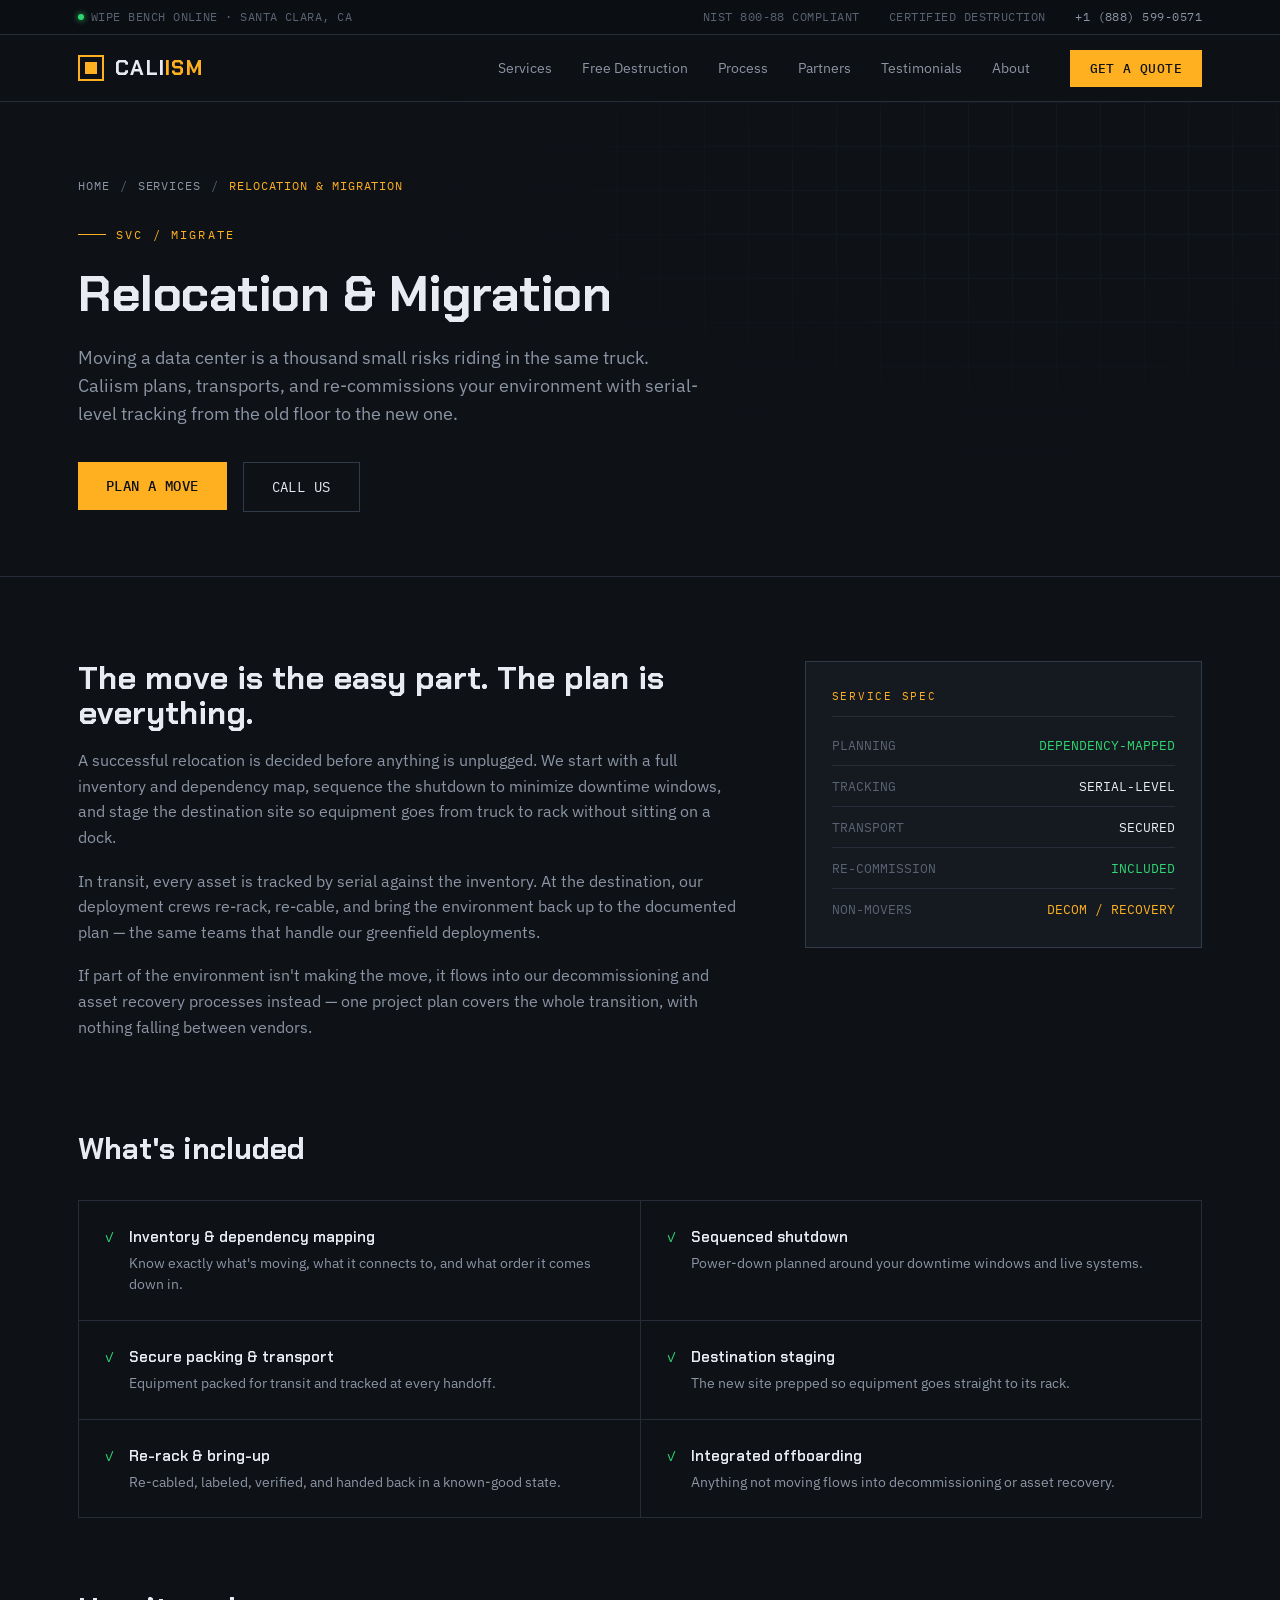
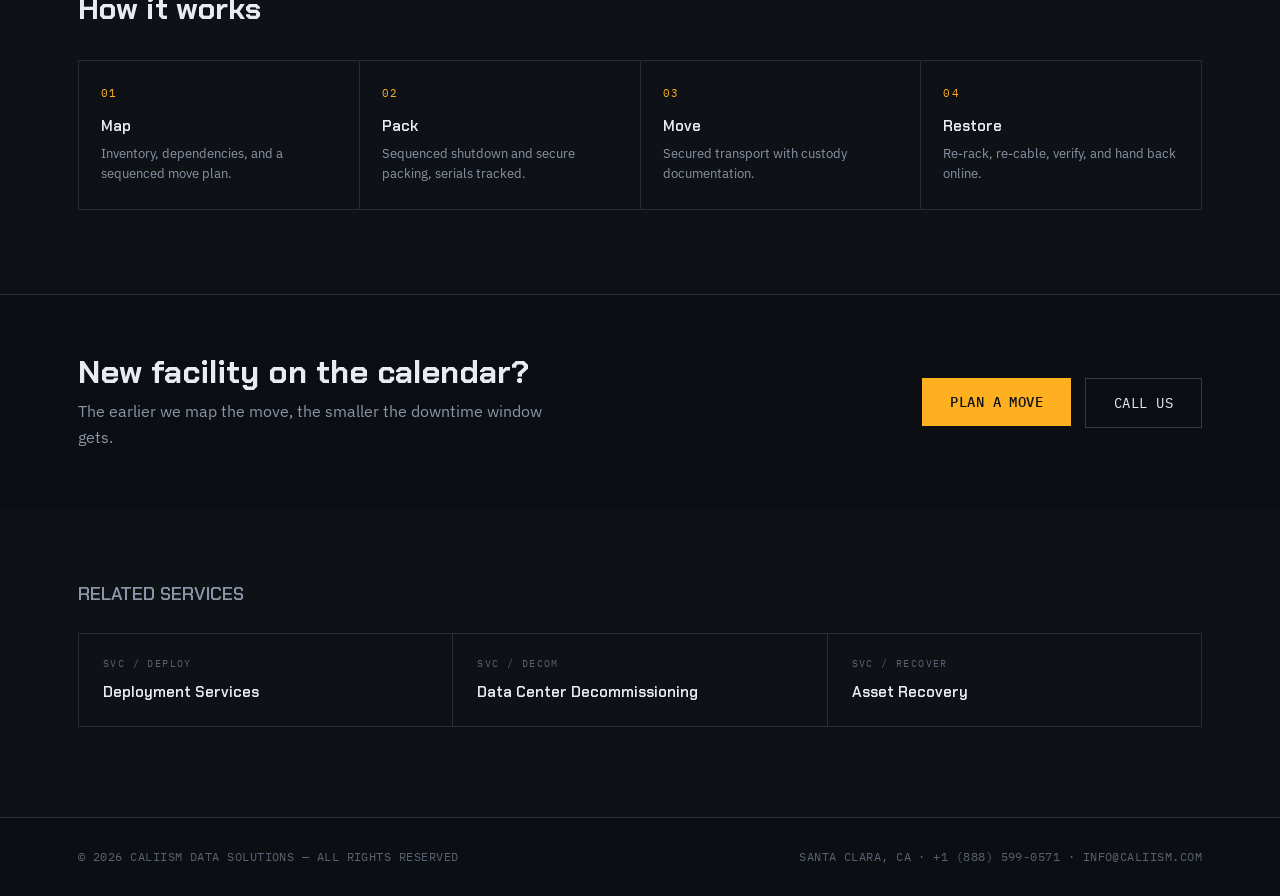
<file: services/relocation.html>
<!DOCTYPE html>
<html lang="en">
<head>
<meta charset="UTF-8">
<meta name="viewport" content="width=device-width, initial-scale=1.0">
<title>Relocation & Migration — Caliism Data Solutions</title>
<meta name="description" content="Data center relocation and migration in the Bay Area: dependency-mapped planning, secure transport, and full re-commissioning with serial-level tracking.">
<link rel="canonical" href="https://www.caliism.com/services/relocation.html">
<meta name="theme-color" content="#0E1116">

<link rel="icon" href="../favicon.svg" type="image/svg+xml">
<link rel="icon" href="../favicon-32.png" type="image/png" sizes="32x32">
<link rel="apple-touch-icon" href="../apple-touch-icon.png">

<meta property="og:type" content="website">
<meta property="og:site_name" content="Caliism Data Solutions">
<meta property="og:url" content="https://www.caliism.com/services/relocation.html">
<meta property="og:title" content="Relocation & Migration — Caliism Data Solutions">
<meta property="og:description" content="Data center relocation and migration in the Bay Area: dependency-mapped planning, secure transport, and full re-commissioning with serial-level tracking.">
<meta property="og:image" content="https://www.caliism.com/og-image.png">
<meta property="og:image:width" content="1200">
<meta property="og:image:height" content="630">
<meta name="twitter:card" content="summary_large_image">
<meta name="twitter:title" content="Relocation & Migration — Caliism Data Solutions">
<meta name="twitter:description" content="Data center relocation and migration in the Bay Area: dependency-mapped planning, secure transport, and full re-commissioning with serial-level tracking.">
<meta name="twitter:image" content="https://www.caliism.com/og-image.png">
<link rel="preconnect" href="https://fonts.googleapis.com">
<link rel="preconnect" href="https://fonts.gstatic.com" crossorigin>
<link href="https://fonts.googleapis.com/css2?family=Chakra+Petch:wght@500;600;700&family=IBM+Plex+Sans:wght@400;500;600&family=IBM+Plex+Mono:wght@400;500&display=swap" rel="stylesheet">
<link rel="stylesheet" href="../styles.css?v=20260612b">
<script type="application/ld+json">
{
  "@context": "https://schema.org",
  "@graph": [
    {
      "@type": "Service",
      "name": "Relocation & Migration",
      "url": "https://www.caliism.com/services/relocation.html",
      "description": "Data center relocation and migration in the Bay Area: dependency-mapped planning, secure transport, and full re-commissioning with serial-level tracking.",
      "provider": {"@id": "https://www.caliism.com/#business"},
      "areaServed": [
        {"@type": "Place", "name": "San Francisco Bay Area"},
        {"@type": "Place", "name": "Silicon Valley"}
      ]
    },
    {
      "@type": "BreadcrumbList",
      "itemListElement": [
        {"@type": "ListItem", "position": 1, "name": "Home", "item": "https://www.caliism.com/"},
        {"@type": "ListItem", "position": 2, "name": "Services", "item": "https://www.caliism.com/#services"},
        {"@type": "ListItem", "position": 3, "name": "Relocation & Migration", "item": "https://www.caliism.com/services/relocation.html"}
      ]
    }
  ]
}
</script>
</head>
<body>
<div class="statusbar">
  <div class="wrap">
    <div><span class="led"></span>WIPE BENCH ONLINE · SANTA CLARA, CA</div>
    <div class="right">
      <span>NIST 800-88 COMPLIANT</span>
      <span>CERTIFIED DESTRUCTION</span>
      <span><a href="tel:+18885990571">+1 (888) 599-0571</a></span>
    </div>
  </div>
</div>
<nav>
  <div class="wrap">
    <a class="logo" href="../index.html"><span class="mark"></span><span>CALI<b>ISM</b></span></a>
    <div class="navlinks">
      <a href="../index.html#services">Services</a>
      <a href="../index.html#free">Free Destruction</a>
      <a href="../index.html#process">Process</a>
      <a href="../index.html#partners">Partners</a>
      <a href="../index.html#testimonials">Testimonials</a>
      <a href="../index.html#about">About</a>
    </div>
    <a class="nav-cta-link" href="../index.html#contact"><button class="nav-cta">GET A QUOTE</button></a>
    <button class="menu-btn" id="menuBtn" aria-label="Open menu" aria-expanded="false" aria-controls="mobileMenu">
      <span></span><span></span><span></span>
    </button>
  </div>
  <div class="mobilemenu" id="mobileMenu">
    <div class="wrap">
      <a class="mm-link" href="../index.html">Home</a>
      <div class="mm-group">
        <span class="mm-label">SERVICES</span>
        <a class="mm-sub" href="../services/data-destruction.html">Data Destruction</a>
        <a class="mm-sub" href="../services/decommissioning.html">Data Center Decommissioning</a>
        <a class="mm-sub" href="../services/asset-recovery.html">Asset Recovery</a>
        <a class="mm-sub" href="../services/deployment.html">Deployment Services</a>
        <a class="mm-sub" href="../services/relocation.html">Relocation &amp; Migration</a>
        <a class="mm-sub" href="../services/consulting.html">Consulting &amp; Staffing</a>
      </div>
      <a class="mm-link" href="../index.html#free">Free Destruction</a>
      <a class="mm-link" href="../index.html#process">Process</a>
      <a class="mm-link" href="../index.html#partners">Partners</a>
      <a class="mm-link" href="../index.html#testimonials">Testimonials</a>
      <a class="mm-link" href="../index.html#about">About</a>
      <a class="mm-cta" href="../index.html#contact">GET A QUOTE →</a>
      <div class="mm-foot">
        <a href="tel:+18885990571">+1 (888) 599-0571</a>
        <a href="mailto:info@caliism.com">info@caliism.com</a>
      </div>
    </div>
  </div>
</nav>

<header class="sp-hero">
  <div class="wrap">
    <div class="crumb"><a href="../index.html">HOME</a> / <a href="../index.html#services">SERVICES</a> / <span class="here">RELOCATION & MIGRATION</span></div>
    <div class="eyebrow">SVC / MIGRATE</div>
    <h1>Relocation & Migration</h1>
    <p class="lede">Moving a data center is a thousand small risks riding in the same truck. Caliism plans, transports, and re-commissions your environment with serial-level tracking from the old floor to the new one.</p>
    <div class="hero-ctas">
      <a href="../index.html#contact"><button class="btn btn-primary">PLAN A MOVE</button></a>
      <a href="tel:+18885990571"><button class="btn btn-ghost">CALL US</button></a>
    </div>
  </div>
</header>

<div class="sp-body">
  <div class="wrap">
    <div class="sp-cols">
      <div class="prose">
        <h2>The move is the easy part. The plan is everything.</h2>
        <p>A successful relocation is decided before anything is unplugged. We start with a full inventory and dependency map, sequence the shutdown to minimize downtime windows, and stage the destination site so equipment goes from truck to rack without sitting on a dock.</p>
        <p>In transit, every asset is tracked by serial against the inventory. At the destination, our deployment crews re-rack, re-cable, and bring the environment back up to the documented plan — the same teams that handle our greenfield deployments.</p>
        <p>If part of the environment isn't making the move, it flows into our decommissioning and asset recovery processes instead — one project plan covers the whole transition, with nothing falling between vendors.</p>
      </div>
      <aside class="specpanel">
        <div class="sh">SERVICE SPEC</div>
        <div class="sr"><span>PLANNING</span><span class="g">DEPENDENCY-MAPPED</span></div>
        <div class="sr"><span>TRACKING</span><span class="">SERIAL-LEVEL</span></div>
        <div class="sr"><span>TRANSPORT</span><span class="">SECURED</span></div>
        <div class="sr"><span>RE-COMMISSION</span><span class="g">INCLUDED</span></div>
        <div class="sr"><span>NON-MOVERS</span><span class="a">DECOM / RECOVERY</span></div>
      </aside>
    </div>

    <div class="inc-head">
      <h2>What's included</h2>
    </div>
    <div class="inc-grid">
      <div class="inc"><span class="tk">✓</span><div><h5>Inventory & dependency mapping</h5><p>Know exactly what's moving, what it connects to, and what order it comes down in.</p></div></div>
      <div class="inc"><span class="tk">✓</span><div><h5>Sequenced shutdown</h5><p>Power-down planned around your downtime windows and live systems.</p></div></div>
      <div class="inc"><span class="tk">✓</span><div><h5>Secure packing & transport</h5><p>Equipment packed for transit and tracked at every handoff.</p></div></div>
      <div class="inc"><span class="tk">✓</span><div><h5>Destination staging</h5><p>The new site prepped so equipment goes straight to its rack.</p></div></div>
      <div class="inc"><span class="tk">✓</span><div><h5>Re-rack & bring-up</h5><p>Re-cabled, labeled, verified, and handed back in a known-good state.</p></div></div>
      <div class="inc"><span class="tk">✓</span><div><h5>Integrated offboarding</h5><p>Anything not moving flows into decommissioning or asset recovery.</p></div></div>
    </div>

    <div class="inc-head">
      <h2>How it works</h2>
    </div>
    <div class="mini-steps">
      <div class="ms"><span class="n">01</span><h5>Map</h5><p>Inventory, dependencies, and a sequenced move plan.</p></div>
      <div class="ms"><span class="n">02</span><h5>Pack</h5><p>Sequenced shutdown and secure packing, serials tracked.</p></div>
      <div class="ms"><span class="n">03</span><h5>Move</h5><p>Secured transport with custody documentation.</p></div>
      <div class="ms"><span class="n">04</span><h5>Restore</h5><p>Re-rack, re-cable, verify, and hand back online.</p></div>
    </div>
  </div>
</div>

<div class="sp-cta">
  <div class="wrap">
    <div><h2>New facility on the calendar?</h2><p>The earlier we map the move, the smaller the downtime window gets.</p></div>
    <div class="btns">
      <a href="../index.html#contact"><button class="btn btn-primary">PLAN A MOVE</button></a>
      <a href="tel:+18885990571"><button class="btn btn-ghost">CALL US</button></a>
    </div>
  </div>
</div>

<div class="sp-related">
  <div class="wrap">
    <h3>RELATED SERVICES</h3>
    <div class="rel-row">
      <a class="rel" href="deployment.html"><span class="tag">SVC / DEPLOY</span><h6>Deployment Services</h6></a>
      <a class="rel" href="decommissioning.html"><span class="tag">SVC / DECOM</span><h6>Data Center Decommissioning</h6></a>
      <a class="rel" href="asset-recovery.html"><span class="tag">SVC / RECOVER</span><h6>Asset Recovery</h6></a>
    </div>
  </div>
</div>

<footer>
  <div class="wrap">
    <span>© 2026 CALIISM DATA SOLUTIONS — ALL RIGHTS RESERVED</span>
    <span>SANTA CLARA, CA · <a href="tel:+18885990571">+1 (888) 599-0571</a> · <a href="mailto:info@caliism.com">INFO@CALIISM.COM</a></span>
  </div>
</footer>
<script src="../main.js?v=20260612b"></script>
</body>
</html>
</file>
<file: styles.css>
:root{
  --bg:#0E1116;
  --panel:#151A21;
  --panel2:#1A2029;
  --line:#262D38;
  --line2:#313A48;
  --text:#E8ECF2;
  --dim:#8B95A5;
  --faint:#5A6373;
  --amber:#FFB020;
  --amber-dim:rgba(255,176,32,.12);
  --green:#2FD672;
  --green-dim:rgba(47,214,114,.12);
  --red:#FF5C5C;
  --blue:#4DA3FF;
  --mono:'IBM Plex Mono',monospace;
  --sans:'IBM Plex Sans',sans-serif;
  --disp:'Chakra Petch',sans-serif;
}
*{margin:0;padding:0;box-sizing:border-box}
html{scroll-behavior:smooth}
body{background:var(--bg);color:var(--text);font-family:var(--sans);font-size:16px;line-height:1.6;-webkit-font-smoothing:antialiased;overflow-x:hidden}
::selection{background:var(--amber);color:#0E1116}
a{color:inherit;text-decoration:none}
a:focus-visible,button:focus-visible{outline:2px solid var(--amber);outline-offset:3px;border-radius:2px}
.wrap{max-width:1180px;margin:0 auto;padding:0 28px}

/* ---------- top status bar ---------- */
.statusbar{border-bottom:1px solid var(--line);background:#0B0E12;font-family:var(--mono);font-size:11.5px;letter-spacing:.04em;color:var(--faint)}
.statusbar .wrap{display:flex;justify-content:space-between;align-items:center;height:34px}
.statusbar .led{display:inline-block;width:6px;height:6px;border-radius:50%;background:var(--green);margin-right:7px;box-shadow:0 0 6px var(--green);vertical-align:1px}
.statusbar a{color:var(--dim)}
.statusbar a:hover{color:var(--amber)}
.statusbar .right span{margin-left:22px}
@media(max-width:720px){.statusbar .right span:not(:last-child){display:none}}

/* ---------- nav ---------- */
nav{position:sticky;top:0;z-index:50;background:rgba(14,17,22,.88);backdrop-filter:blur(12px);border-bottom:1px solid var(--line)}
nav>.wrap{display:flex;align-items:center;height:66px;gap:40px}
.logo{font-family:var(--disp);font-weight:700;font-size:21px;letter-spacing:.06em;display:flex;align-items:center;gap:11px}
.logo .mark{width:26px;height:26px;border:2px solid var(--amber);position:relative;flex-shrink:0}
.logo .mark::after{content:'';position:absolute;inset:5px;background:var(--amber);animation:markBlink 3s infinite}
@keyframes markBlink{0%,88%,100%{opacity:1}92%,96%{opacity:.15}}
.logo span b{color:var(--amber)}
.navlinks{display:flex;gap:30px;font-size:14px;color:var(--dim);margin-left:auto}
.navlinks a{position:relative;padding:4px 0;transition:color .2s;white-space:nowrap}
.navlinks a:hover{color:var(--text)}
.navlinks a::after{content:'';position:absolute;left:0;bottom:0;width:0;height:2px;background:var(--amber);transition:width .25s}
.navlinks a:hover::after{width:100%}
.nav-cta-link{margin-left:auto}
.navlinks + .nav-cta-link{margin-left:0}
.nav-cta{font-family:var(--mono);font-size:13px;background:var(--amber);color:#0E1116;padding:10px 20px;font-weight:500;letter-spacing:.03em;transition:transform .15s, box-shadow .15s;border:none;cursor:pointer}
.nav-cta:hover{transform:translateY(-1px);box-shadow:0 4px 18px rgba(255,176,32,.35)}

/* hamburger */
.menu-btn{display:none;background:transparent;border:1px solid var(--line2);width:44px;height:44px;cursor:pointer;flex-direction:column;justify-content:center;align-items:center;gap:5px;flex-shrink:0;transition:border-color .2s}
.menu-btn span{display:block;width:18px;height:2px;background:var(--text);transition:transform .25s,opacity .2s}
.menu-btn:hover{border-color:var(--amber)}
nav.open .menu-btn span:nth-child(1){transform:translateY(7px) rotate(45deg)}
nav.open .menu-btn span:nth-child(2){opacity:0}
nav.open .menu-btn span:nth-child(3){transform:translateY(-7px) rotate(-45deg)}

/* mobile menu panel */
.mobilemenu{display:none;border-top:1px solid var(--line);background:#0B0E12;max-height:0;overflow:hidden;transition:max-height .35s ease}
nav.open .mobilemenu{max-height:calc(100vh - 66px);overflow-y:auto}
.mobilemenu .wrap{display:flex;flex-direction:column;padding-top:10px;padding-bottom:26px}
.mm-link{font-family:var(--disp);font-weight:600;font-size:17px;padding:15px 2px;border-bottom:1px solid var(--line);transition:color .2s,padding-left .2s}
.mm-link:hover{color:var(--amber);padding-left:8px}
.mm-group{padding:15px 2px;border-bottom:1px solid var(--line)}
.mm-label{font-family:var(--mono);font-size:10.5px;letter-spacing:.18em;color:var(--amber);display:block;margin-bottom:8px}
.mm-sub{display:block;font-size:15px;color:var(--dim);padding:9px 0 9px 16px;border-left:1px solid var(--line2);transition:color .2s,border-color .2s}
.mm-sub:hover{color:var(--text);border-color:var(--amber)}
.mm-cta{font-family:var(--mono);font-size:14px;font-weight:500;letter-spacing:.04em;background:var(--amber);color:#0E1116;text-align:center;padding:16px;margin-top:20px}
.mm-foot{display:flex;justify-content:space-between;gap:14px;margin-top:18px;font-family:var(--mono);font-size:12px;color:var(--dim);flex-wrap:wrap}
.mm-foot a:hover{color:var(--amber)}

@media(max-width:1020px){.navlinks{gap:22px}}
@media(max-width:920px){
  .navlinks{display:none}
  .nav-cta-link{margin-left:auto}
  .menu-btn{display:flex}
  nav>.wrap{gap:16px}
  .mobilemenu{display:block}
}
@media(max-width:400px){.nav-cta{padding:10px 14px;font-size:12px}}

/* ---------- hero ---------- */
.hero{position:relative;padding:84px 0 90px;border-bottom:1px solid var(--line);overflow:hidden}
.hero::before{content:'';position:absolute;inset:0;background:
  linear-gradient(rgba(38,45,56,.22) 1px,transparent 1px),
  linear-gradient(90deg,rgba(38,45,56,.22) 1px,transparent 1px);
  background-size:44px 44px;mask-image:radial-gradient(ellipse 80% 70% at 70% 30%,#000 30%,transparent 75%)}
.hero .wrap{display:grid;grid-template-columns:1.05fr 1fr;gap:70px;align-items:center;position:relative}
.eyebrow{font-family:var(--mono);font-size:12px;letter-spacing:.18em;color:var(--amber);text-transform:uppercase;display:flex;align-items:center;gap:10px;margin-bottom:22px}
.eyebrow::before{content:'';width:28px;height:1px;background:var(--amber)}
h1{font-family:var(--disp);font-weight:700;font-size:clamp(38px,4.6vw,58px);line-height:1.06;letter-spacing:-.01em;margin-bottom:24px}
h1 .zero{color:var(--amber);position:relative}
.hero p.sub{color:var(--dim);font-size:17.5px;max-width:520px;margin-bottom:36px}
.hero-ctas{display:flex;gap:16px;flex-wrap:wrap}
.btn{font-family:var(--mono);font-size:14px;padding:15px 28px;letter-spacing:.03em;cursor:pointer;border:none;transition:all .18s;display:inline-block}
.btn-primary{background:var(--amber);color:#0E1116;font-weight:500}
.btn-primary:hover{transform:translateY(-2px);box-shadow:0 6px 24px rgba(255,176,32,.4)}
.btn-ghost{background:transparent;color:var(--text);border:1px solid var(--line2)}
.btn-ghost:hover{border-color:var(--amber);color:var(--amber)}
.hero-trust{margin-top:42px;display:flex;gap:28px;font-family:var(--mono);font-size:12px;color:var(--faint);flex-wrap:wrap}
.hero-trust span{display:flex;align-items:center;gap:8px}
.hero-trust .tick{color:var(--green)}

/* ---------- the bench ---------- */
.bench{background:linear-gradient(180deg,var(--panel2),var(--panel));border:1px solid var(--line2);box-shadow:0 24px 60px rgba(0,0,0,.5), inset 0 1px 0 rgba(255,255,255,.04);position:relative}
.bench::before,.bench::after{content:'';position:absolute;width:10px;height:10px;border:2px solid var(--line2);border-radius:50%;top:12px}
.bench::before{left:12px}.bench::after{right:12px}
.bench-head{display:flex;justify-content:space-between;align-items:center;padding:16px 22px 14px 34px;border-bottom:1px solid var(--line);font-family:var(--mono);font-size:11.5px;letter-spacing:.08em;color:var(--dim)}
.bench-head .live{color:var(--green);display:flex;align-items:center;gap:7px}
.bench-head .live i{width:7px;height:7px;border-radius:50%;background:var(--green);box-shadow:0 0 8px var(--green);animation:pulse 1.6s infinite}
@keyframes pulse{50%{opacity:.3}}
.slots{display:grid;grid-template-columns:repeat(4,1fr);gap:10px;padding:20px 22px}
.slot{background:#0C0F13;border:1px solid var(--line);padding:10px 11px 9px;position:relative;cursor:default;transition:border-color .25s}
.slot:hover{border-color:var(--line2)}
.slot .sid{font-family:var(--mono);font-size:9.5px;color:var(--faint);display:flex;justify-content:space-between;margin-bottom:7px;letter-spacing:.05em}
.slot .lamp{width:6px;height:6px;border-radius:50%;background:#333A46;transition:all .3s}
.slot .bar{height:5px;background:#1B212B;position:relative;overflow:hidden;margin-bottom:7px}
.slot .bar i{position:absolute;left:0;top:0;bottom:0;width:0%;background:var(--amber);transition:width .45s linear}
.slot .st{font-family:var(--mono);font-size:9.5px;letter-spacing:.06em;color:var(--faint);white-space:nowrap;overflow:hidden}
.slot[data-state="wiping"]{border-color:rgba(255,176,32,.45)}
.slot[data-state="wiping"] .lamp{background:var(--amber);box-shadow:0 0 7px var(--amber);animation:pulse 1s infinite}
.slot[data-state="wiping"] .st{color:var(--amber)}
.slot[data-state="verifying"] .lamp{background:var(--blue);box-shadow:0 0 7px var(--blue)}
.slot[data-state="verifying"] .st{color:var(--blue)}
.slot[data-state="verifying"] .bar i{background:var(--blue)}
.slot[data-state="done"]{border-color:rgba(47,214,114,.4)}
.slot[data-state="done"] .lamp{background:var(--green);box-shadow:0 0 7px var(--green)}
.slot[data-state="done"] .st{color:var(--green)}
.slot[data-state="done"] .bar i{background:var(--green);width:100%}
.bench-foot{border-top:1px solid var(--line);padding:13px 22px;display:flex;justify-content:space-between;font-family:var(--mono);font-size:11px;color:var(--dim);letter-spacing:.05em}
.bench-foot b{color:var(--green);font-weight:500}
@media(max-width:980px){
  .hero .wrap{grid-template-columns:1fr;gap:56px}
  .slots{grid-template-columns:repeat(4,1fr)}
}
@media(max-width:480px){.slots{grid-template-columns:repeat(3,1fr)}.slot:nth-child(n+19){display:none}}

/* ---------- stats strip ---------- */
.stats{border-bottom:1px solid var(--line);background:#0B0E12}
.stats .wrap{display:grid;grid-template-columns:repeat(4,1fr);}
.stat{padding:34px 26px;border-left:1px solid var(--line)}
.stat:last-child{border-right:1px solid var(--line)}
.stat .num{font-family:var(--disp);font-weight:700;font-size:34px;color:var(--text);line-height:1.1}
.stat .num em{color:var(--amber);font-style:normal}
.stat .lbl{font-family:var(--mono);font-size:11px;letter-spacing:.12em;color:var(--faint);text-transform:uppercase;margin-top:6px}
@media(max-width:860px){.stats .wrap{grid-template-columns:repeat(2,1fr)}.stat{border-bottom:1px solid var(--line)}}

/* ---------- section scaffolding ---------- */
section{padding:96px 0}
.sec-head{margin-bottom:54px;max-width:640px}
h2{font-family:var(--disp);font-weight:700;font-size:clamp(28px,3.2vw,40px);line-height:1.12;margin-bottom:16px}
.sec-head p{color:var(--dim);font-size:16.5px}
.reveal{opacity:0;transform:translateY(26px);transition:opacity .7s ease,transform .7s ease}
.reveal.in{opacity:1;transform:none}

/* ---------- services ---------- */
.svc-grid{display:grid;grid-template-columns:repeat(3,1fr);gap:1px;background:var(--line);border:1px solid var(--line)}
.svc{background:var(--bg);padding:34px 30px 38px;position:relative;transition:background .25s;overflow:hidden;display:block}
.svc:hover{background:var(--panel)}
.svc::before{content:'';position:absolute;top:0;left:0;width:100%;height:2px;background:var(--amber);transform:scaleX(0);transform-origin:left;transition:transform .3s}
.svc:hover::before{transform:scaleX(1)}
.svc .tag{font-family:var(--mono);font-size:10.5px;letter-spacing:.14em;color:var(--faint);margin-bottom:18px;display:block}
.svc:hover .tag{color:var(--amber)}
.svc h3{font-family:var(--disp);font-weight:600;font-size:19px;margin-bottom:12px}
.svc p{color:var(--dim);font-size:14.5px;line-height:1.65}
.svc .more{font-family:var(--mono);font-size:12px;color:var(--faint);margin-top:20px;display:inline-flex;align-items:center;gap:8px;transition:color .2s,gap .2s}
.svc:hover .more{color:var(--amber);gap:13px}
@media(max-width:980px){.svc-grid{grid-template-columns:repeat(2,1fr)}}
@media(max-width:640px){.svc-grid{grid-template-columns:1fr}}

/* ---------- free offer band ---------- */
.offer{background:var(--amber);color:#0E1116;padding:0;border:none}
.offer .wrap{display:grid;grid-template-columns:1.3fr 1fr;gap:60px;align-items:center;padding-top:74px;padding-bottom:74px}
.offer .eyebrow{color:#0E1116;opacity:.65}
.offer .eyebrow::before{background:#0E1116}
.offer h2{color:#0E1116}
.offer p{color:rgba(14,17,22,.78);font-size:16.5px;max-width:520px}
.offer .btn-dark{background:#0E1116;color:var(--amber);margin-top:30px}
.offer .btn-dark:hover{transform:translateY(-2px);box-shadow:0 8px 26px rgba(0,0,0,.35)}
.cert{background:#0E1116;color:var(--text);padding:30px 28px;font-family:var(--mono);font-size:12.5px;line-height:2.1;box-shadow:12px 12px 0 rgba(14,17,22,.18);position:relative}
.cert .ch{color:var(--amber);letter-spacing:.14em;font-size:11px;border-bottom:1px solid var(--line2);padding-bottom:10px;margin-bottom:12px;display:flex;justify-content:space-between}
.cert .row{display:flex;justify-content:space-between;gap:20px}
.cert .row span:first-child{color:var(--faint)}
.cert .ok{color:var(--green)}
.cert .stamp{position:absolute;right:22px;bottom:20px;border:2px solid var(--green);color:var(--green);font-size:10px;letter-spacing:.18em;padding:5px 11px;transform:rotate(-7deg);opacity:.9}
@media(max-width:900px){.offer .wrap{grid-template-columns:1fr;gap:46px}}

/* ---------- process ---------- */
.proc-row{display:grid;grid-template-columns:repeat(5,1fr);gap:1px;background:var(--line);border:1px solid var(--line)}
.step{background:var(--bg);padding:30px 24px 34px;position:relative;transition:background .25s}
.step:hover{background:var(--panel)}
.step .n{font-family:var(--mono);font-size:11px;color:var(--amber);letter-spacing:.1em;margin-bottom:16px;display:block}
.step h4{font-family:var(--disp);font-weight:600;font-size:16px;margin-bottom:10px}
.step p{color:var(--dim);font-size:13.5px;line-height:1.6}
.step::after{content:'→';position:absolute;right:-9px;top:34px;color:var(--faint);font-size:14px;z-index:2;background:var(--bg);padding:2px}
.step:last-child::after{display:none}
@media(max-width:980px){.proc-row{grid-template-columns:1fr 1fr}.step::after{display:none}}
@media(max-width:560px){.proc-row{grid-template-columns:1fr}}

/* ---------- partners ---------- */
.partners{background:#0B0E12;border-top:1px solid var(--line);border-bottom:1px solid var(--line)}
.pt-grid{display:grid;grid-template-columns:repeat(4,1fr);gap:1px;background:var(--line);border:1px solid var(--line)}
.pt{background:#0B0E12;padding:34px 28px;transition:background .25s}
.pt:hover{background:var(--panel)}
.pt .nm{font-family:var(--disp);font-weight:600;font-size:18px;letter-spacing:.02em;margin-bottom:10px;display:flex;align-items:center;gap:10px}
.pt .nm i{width:8px;height:8px;background:var(--amber);flex-shrink:0;transition:transform .3s}
.pt:hover .nm i{transform:rotate(45deg)}
.pt p{color:var(--dim);font-size:13.5px;line-height:1.6}
@media(max-width:900px){.pt-grid{grid-template-columns:1fr 1fr}}
@media(max-width:540px){.pt-grid{grid-template-columns:1fr}}

/* ---------- testimonials ---------- */
.testimonials{border-top:1px solid var(--line)}
.tm-grid{display:grid;grid-template-columns:repeat(3,1fr);gap:1px;background:var(--line);border:1px solid var(--line);align-items:stretch}
.tm{background:var(--bg);padding:32px 30px 30px;display:flex;flex-direction:column;transition:background .25s;position:relative}
.tm:hover{background:var(--panel)}
.tm::before{content:'';position:absolute;top:0;left:0;width:100%;height:2px;background:var(--green);transform:scaleX(0);transform-origin:left;transition:transform .3s}
.tm:hover::before{transform:scaleX(1)}
.tm .th{font-family:var(--mono);font-size:10.5px;letter-spacing:.16em;color:var(--faint);display:flex;justify-content:space-between;border-bottom:1px solid var(--line);padding-bottom:12px;margin-bottom:18px}
.tm:hover .th{color:var(--dim)}
.tm .th .ok{color:var(--green)}
.tm blockquote{color:var(--dim);font-size:14px;line-height:1.7;flex:1;margin:0}
.tm blockquote::before{content:'"';color:var(--amber);font-family:var(--disp);font-size:26px;line-height:0;vertical-align:-8px;margin-right:2px}
.tm blockquote::after{content:'"'}
.tm .who{margin-top:22px;padding-top:16px;border-top:1px solid var(--line)}
.tm .who b{font-family:var(--disp);font-weight:600;font-size:15px;display:block;color:var(--text)}
.tm .who span{font-family:var(--mono);font-size:11px;letter-spacing:.06em;color:var(--faint)}
@media(max-width:940px){.tm-grid{grid-template-columns:1fr}}

/* ---------- about ---------- */
.about .wrap{display:grid;grid-template-columns:1fr 1fr;gap:70px;align-items:start}
.about p{color:var(--dim);font-size:16px;margin-bottom:18px}
.about .vals{border-left:2px solid var(--amber);padding-left:28px;display:flex;flex-direction:column;gap:26px}
.about .vals h5{font-family:var(--disp);font-size:16px;font-weight:600;margin-bottom:6px}
.about .vals p{font-size:14.5px;margin:0}
@media(max-width:860px){.about .wrap{grid-template-columns:1fr;gap:46px}}

/* ---------- contact ---------- */
.contact{border-top:1px solid var(--line)}
.contact .wrap{display:grid;grid-template-columns:1fr 1fr;gap:70px}
.c-line{display:flex;gap:18px;padding:20px 0;border-bottom:1px solid var(--line);align-items:baseline}
.c-line .k{font-family:var(--mono);font-size:11px;letter-spacing:.14em;color:var(--faint);text-transform:uppercase;width:90px;flex-shrink:0}
.c-line .v{font-size:16px}
.c-line .v a:hover{color:var(--amber)}
.bigphone{font-family:var(--disp);font-weight:700;font-size:clamp(26px,3vw,36px);color:var(--amber);display:inline-block;margin-top:8px}
.bigphone:hover{text-decoration:underline;text-underline-offset:6px}
@media(max-width:860px){.contact .wrap{grid-template-columns:1fr;gap:40px}}

/* ---------- footer ---------- */
footer{border-top:1px solid var(--line);background:#0B0E12;padding:30px 0}
footer .wrap{display:flex;justify-content:space-between;align-items:center;font-family:var(--mono);font-size:11.5px;color:var(--faint);letter-spacing:.04em;flex-wrap:wrap;gap:14px}
footer a:hover{color:var(--amber)}

/* ================= SERVICE PAGE STYLES ================= */
.sp-hero{position:relative;padding:70px 0 64px;border-bottom:1px solid var(--line);overflow:hidden}
.sp-hero::before{content:'';position:absolute;inset:0;background:
  linear-gradient(rgba(38,45,56,.22) 1px,transparent 1px),
  linear-gradient(90deg,rgba(38,45,56,.22) 1px,transparent 1px);
  background-size:44px 44px;mask-image:radial-gradient(ellipse 70% 80% at 80% 20%,#000 25%,transparent 70%)}
.sp-hero .wrap{position:relative}
.crumb{font-family:var(--mono);font-size:11.5px;letter-spacing:.08em;color:var(--faint);margin-bottom:30px;display:inline-flex;align-items:center;gap:10px}
.crumb a{color:var(--dim);transition:color .2s}
.crumb a:hover{color:var(--amber)}
.crumb .here{color:var(--amber)}
.sp-hero h1{font-size:clamp(32px,4vw,50px);max-width:760px}
.sp-hero .lede{color:var(--dim);font-size:17.5px;max-width:620px;margin-bottom:34px}
.sp-body{padding:84px 0}
.sp-cols{display:grid;grid-template-columns:1.25fr .75fr;gap:64px;align-items:start}
.sp-cols h2{font-size:clamp(24px,2.6vw,32px)}
.sp-cols .prose p{color:var(--dim);font-size:16px;margin-bottom:18px}
.sp-cols .prose strong{color:var(--text)}
.specpanel{background:var(--panel);border:1px solid var(--line2);padding:26px 26px 18px;font-family:var(--mono);font-size:12.5px;position:sticky;top:96px}
.specpanel .sh{color:var(--amber);font-size:11px;letter-spacing:.16em;border-bottom:1px solid var(--line);padding-bottom:11px;margin-bottom:8px}
.specpanel .sr{display:flex;justify-content:space-between;gap:18px;padding:10px 0;border-bottom:1px solid var(--line)}
.specpanel .sr:last-child{border-bottom:none}
.specpanel .sr span:first-child{color:var(--faint)}
.specpanel .sr span:last-child{text-align:right}
.specpanel .g{color:var(--green)}
.specpanel .a{color:var(--amber)}
@media(max-width:900px){.sp-cols{grid-template-columns:1fr;gap:46px}.specpanel{position:static}}

.inc-head{margin:74px 0 34px}
.inc-head h2{font-size:clamp(22px,2.4vw,30px);margin-bottom:8px}
.inc-head p{color:var(--dim)}
.inc-grid{display:grid;grid-template-columns:1fr 1fr;gap:1px;background:var(--line);border:1px solid var(--line)}
.inc{background:var(--bg);padding:24px 26px;display:flex;gap:16px;align-items:flex-start;transition:background .25s}
.inc:hover{background:var(--panel)}
.inc .tk{font-family:var(--mono);color:var(--green);flex-shrink:0;font-size:14px;margin-top:1px}
.inc h5{font-family:var(--disp);font-weight:600;font-size:15px;margin-bottom:4px}
.inc p{color:var(--dim);font-size:13.5px;line-height:1.6}
@media(max-width:680px){.inc-grid{grid-template-columns:1fr}}

.mini-steps{display:grid;grid-template-columns:repeat(4,1fr);gap:1px;background:var(--line);border:1px solid var(--line);margin-top:34px}
.mini-steps.three{grid-template-columns:repeat(3,1fr)}
.ms{background:var(--bg);padding:24px 22px;transition:background .25s}
.ms:hover{background:var(--panel)}
.ms .n{font-family:var(--mono);font-size:10.5px;color:var(--amber);letter-spacing:.12em;display:block;margin-bottom:12px}
.ms h5{font-family:var(--disp);font-weight:600;font-size:15px;margin-bottom:6px}
.ms p{color:var(--dim);font-size:13px;line-height:1.6}
@media(max-width:900px){.mini-steps,.mini-steps.three{grid-template-columns:1fr 1fr}}
@media(max-width:540px){.mini-steps,.mini-steps.three{grid-template-columns:1fr}}

.sp-cta{border-top:1px solid var(--line);background:#0B0E12}
.sp-cta .wrap{display:flex;justify-content:space-between;align-items:center;gap:36px;padding-top:60px;padding-bottom:60px;flex-wrap:wrap}
.sp-cta h2{font-size:clamp(22px,2.6vw,32px);margin-bottom:8px}
.sp-cta p{color:var(--dim);max-width:480px}
.sp-cta .btns{display:flex;gap:14px;flex-shrink:0;flex-wrap:wrap}
.sp-related{padding:70px 0 90px}
.sp-related h3{font-family:var(--disp);font-weight:600;font-size:18px;margin-bottom:24px;color:var(--dim)}
.rel-row{display:grid;grid-template-columns:repeat(3,1fr);gap:1px;background:var(--line);border:1px solid var(--line)}
.rel{background:var(--bg);padding:22px 24px;transition:background .25s;display:block}
.rel:hover{background:var(--panel)}
.rel .tag{font-family:var(--mono);font-size:10px;letter-spacing:.14em;color:var(--faint);display:block;margin-bottom:8px}
.rel:hover .tag{color:var(--amber)}
.rel h6{font-family:var(--disp);font-weight:600;font-size:15px}
@media(max-width:760px){.rel-row{grid-template-columns:1fr}}

/* ---------- global mobile refinements ---------- */
@media(max-width:720px){
  section{padding:64px 0}
  .sec-head{margin-bottom:38px}
  .hero{padding:56px 0 64px}
  .sp-hero{padding:48px 0 48px}
  .sp-body{padding:60px 0}
  .offer .wrap{padding-top:56px;padding-bottom:56px}
  .sp-cta .wrap{padding-top:46px;padding-bottom:46px}
  .sp-related{padding:52px 0 64px}
  .hero p.sub{font-size:16px}
  .sp-hero .lede{font-size:16px}
  .stat{padding:24px 20px}
  .stat .num{font-size:27px}
  .hero-trust{gap:16px;margin-top:30px}
  .inc-head{margin:52px 0 26px}
}
@media(max-width:560px){
  .wrap{padding:0 20px}
  .btn{padding:14px 22px;font-size:13px;width:100%;text-align:center}
  .hero-ctas{flex-direction:column;gap:12px}
  .hero-ctas a{display:block}
  .sp-cta .btns{width:100%;flex-direction:column}
  .sp-cta .btns a{display:block}
  .offer .btn-dark{width:100%}
  .cert{box-shadow:8px 8px 0 rgba(14,17,22,.18)}
  .bigphone{font-size:24px}
  .c-line{flex-direction:column;gap:4px}
  .c-line .k{width:auto}
  .tm{padding:26px 22px}
  .specpanel{padding:22px 20px 14px}
}

@media (prefers-reduced-motion: reduce){
  *,*::before,*::after{animation-duration:.01ms!important;animation-iteration-count:1!important;transition-duration:.01ms!important}
  html{scroll-behavior:auto}
  .reveal{opacity:1;transform:none}
}
</file>
